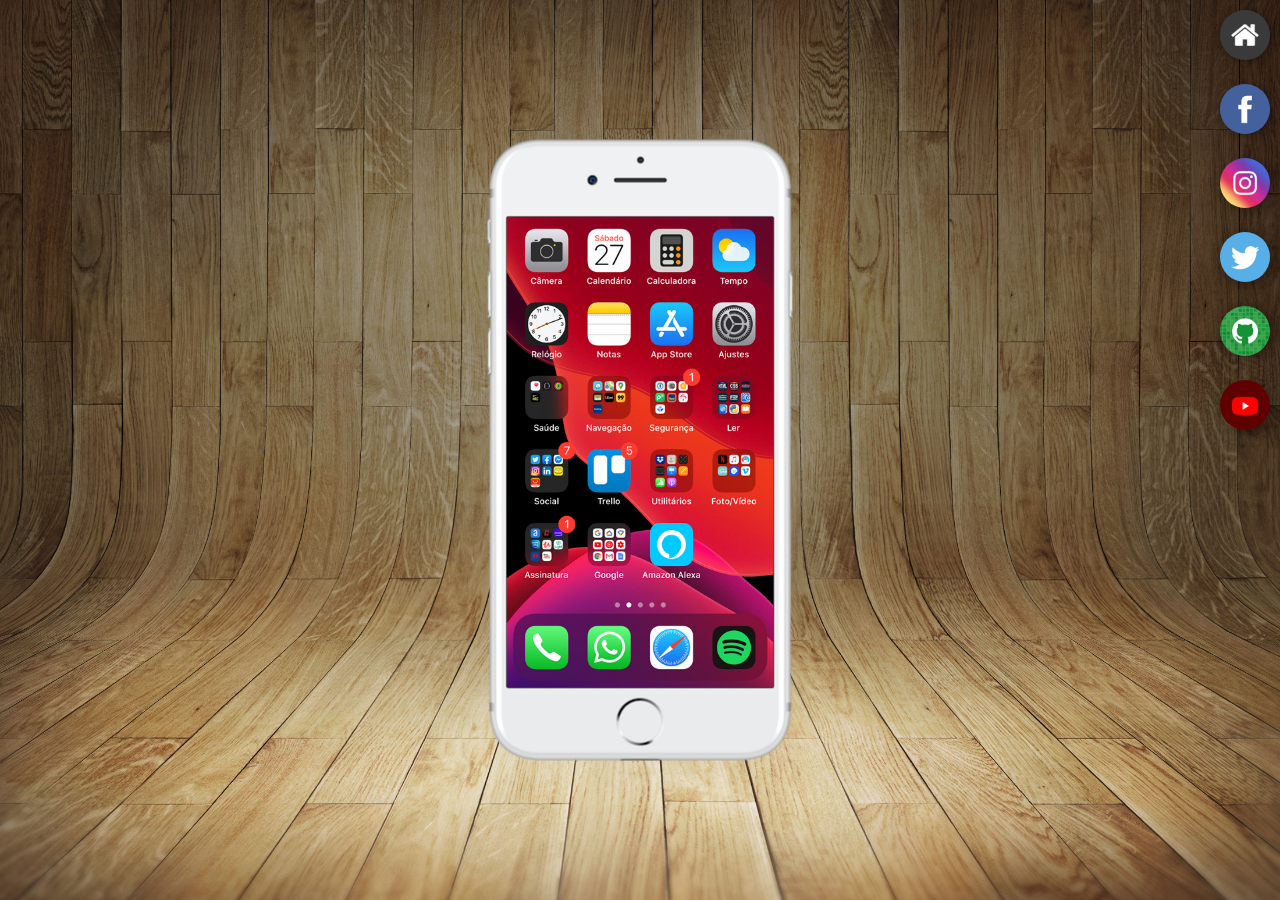
<file: index.html>
<!DOCTYPE html>
<html lang="pt-br">
<head>
    <meta charset="UTF-8">
    <meta http-equiv="X-UA-Compatible" content="IE=edge">
    <meta name="viewport" content="width=device-width, initial-scale=1.0">
    <link rel="shortcut icon" href="favicon.ico" type="image/x-icon">
    <link rel="stylesheet" href="estilo/style.css">
    <title>Document</title>
</head>
<body>
    <main>
        <section id="telefone">
            <iframe src="home.html" frameborder="0" id="tela" name="tela"></iframe>
        </section>
        <section id="redes">
            <a href="home.html" target="tela"><img src="imagens/logo-home.jpg" alt=""></a><br>

            <a href="pagredes-sociais/facebook.html" target="tela"><img src="imagens/logo-facebook.jpg" alt=""></a><br>

            <a href="pagredes-sociais/instagram.html" target="tela"><img src="imagens/logo-instagram.jpg" alt=""></a><br>

            <a href="pagredes-sociais/twitter.html" target="tela"><img src="imagens/logo-twitter.jpg" alt=""></a><br>

            <a href="pagredes-sociais/github.html" target="tela"><img src="imagens/logo-github.jpg" alt=""></a><br>

            <a href="pagredes-sociais/youtube.html" target="tela"><img src="imagens/logo-youtube.jpg" alt=""></a><br>
        </section>
    </main>
</body>
</html>
</file>
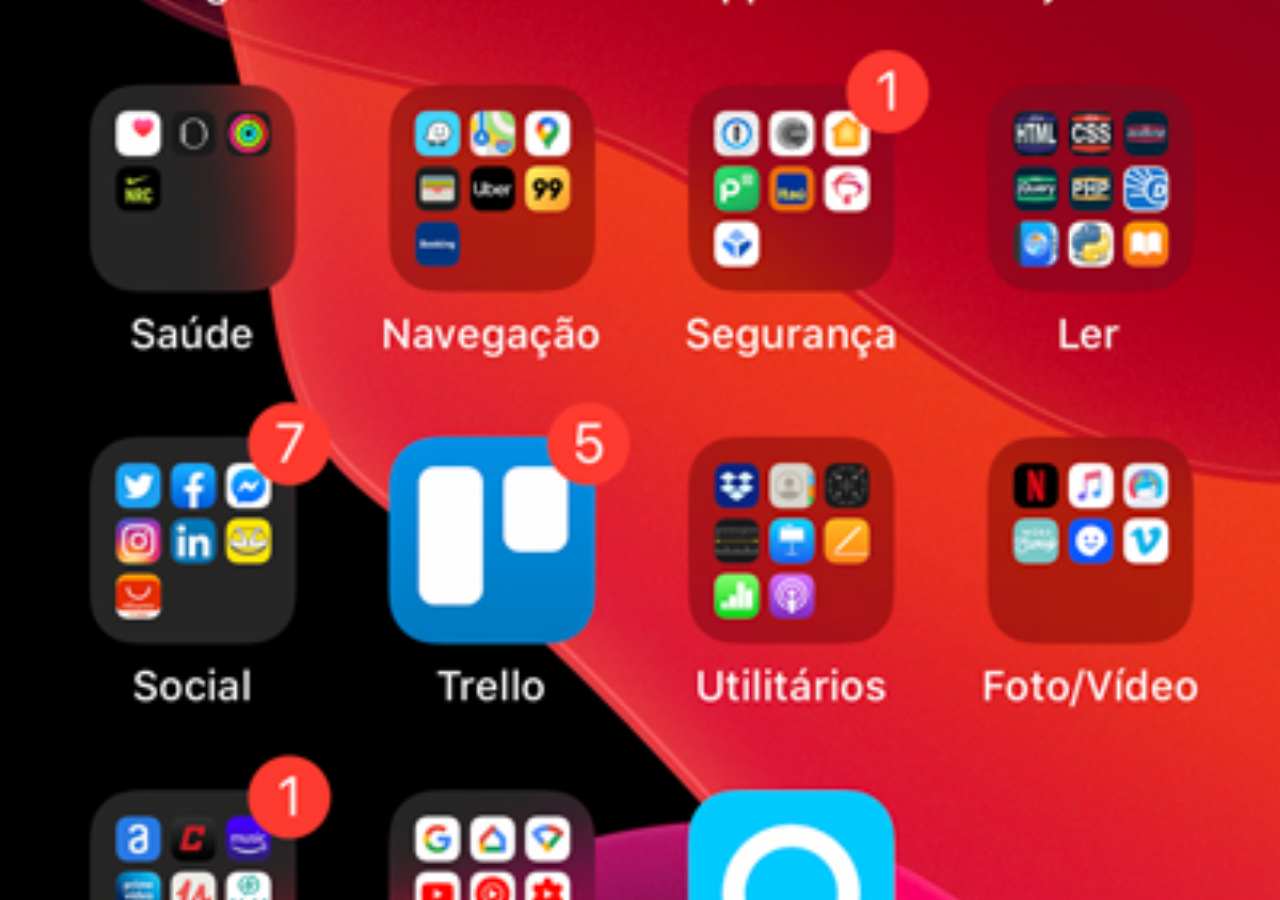
<file: home.html>
<!DOCTYPE html>
<html lang="pt-br">
<head>
    <meta charset="UTF-8">
    <meta http-equiv="X-UA-Compatible" content="IE=edge">
    <meta name="viewport" content="width=device-width, initial-scale=1.0">
    <title>Document</title>
    <style>
        *{
            margin: 0;
            padding: 0;
        }

        body{
            width: 100vw;
            height: 100vh;
            background: url(imagens/tela-home.jpg) no-repeat center;
            background-size: cover;
        }
    </style>
</head>
<body>
    
</body>
</html>
</file>
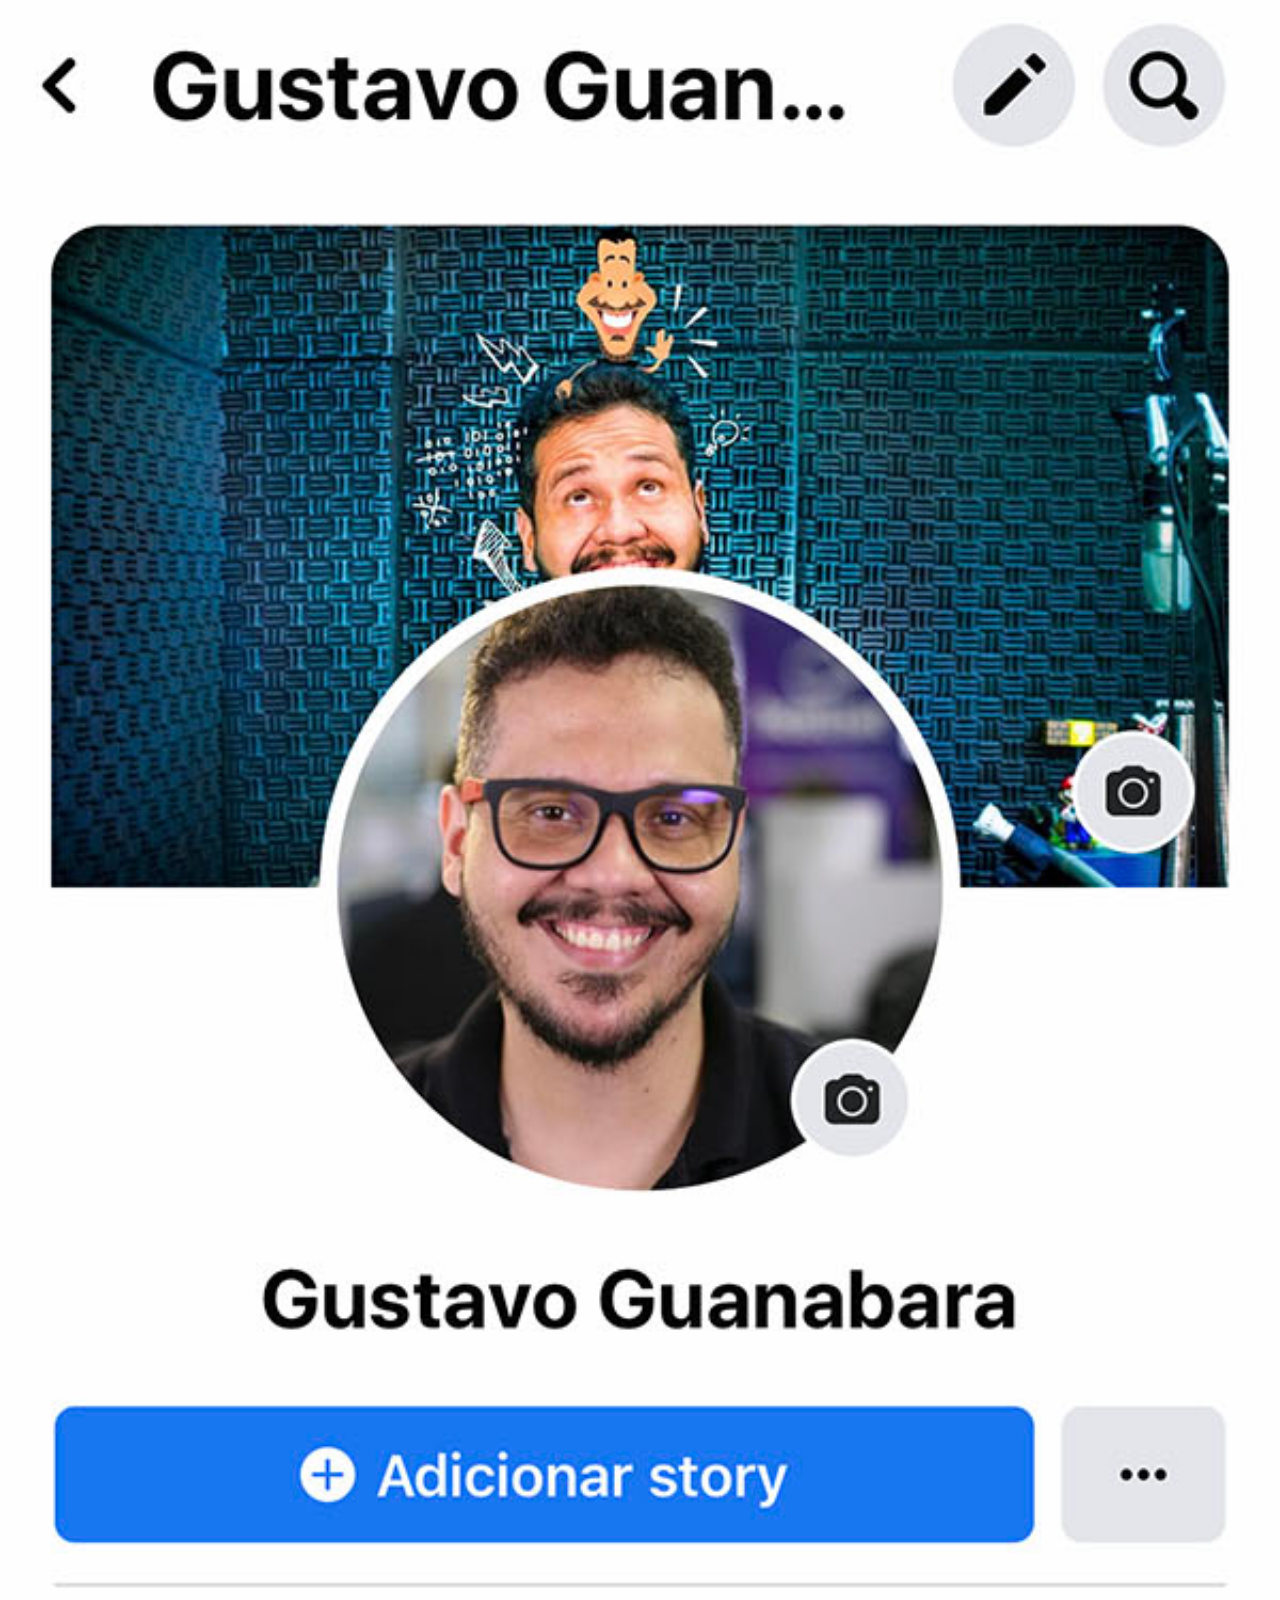
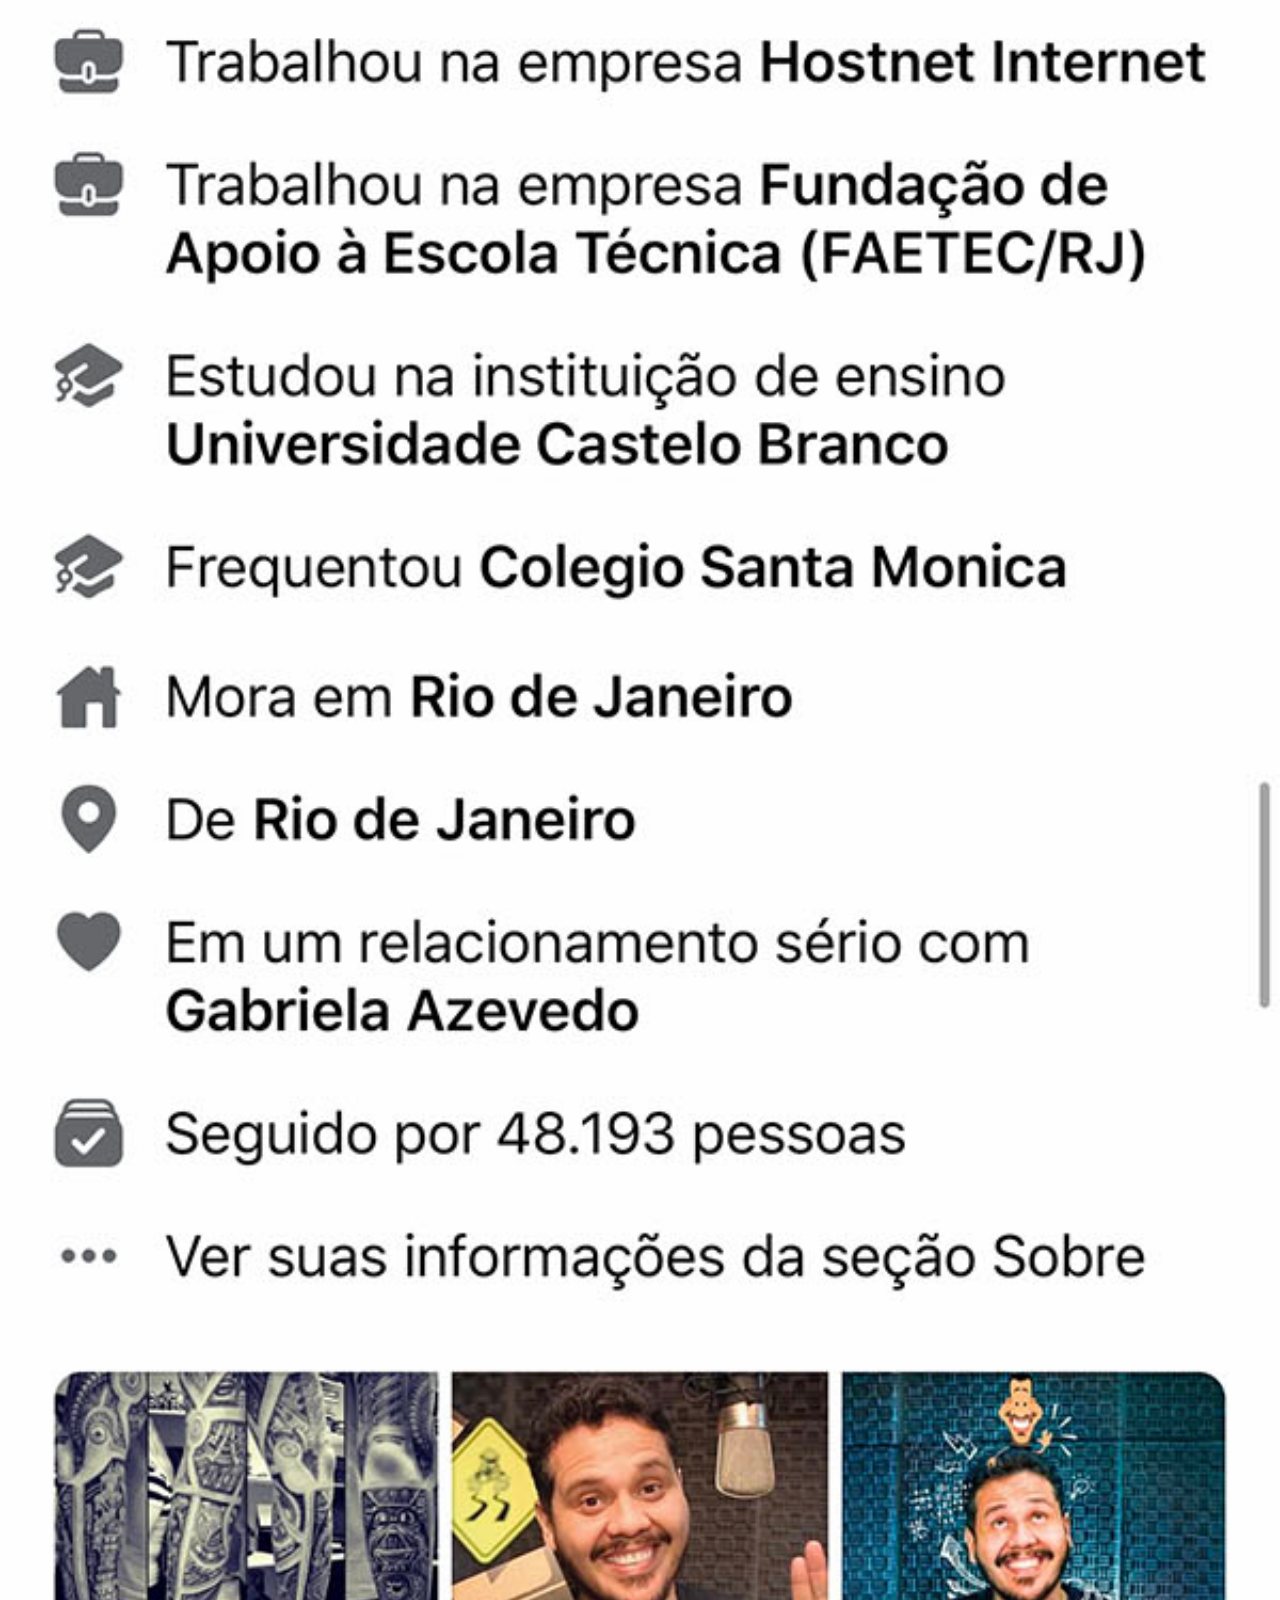
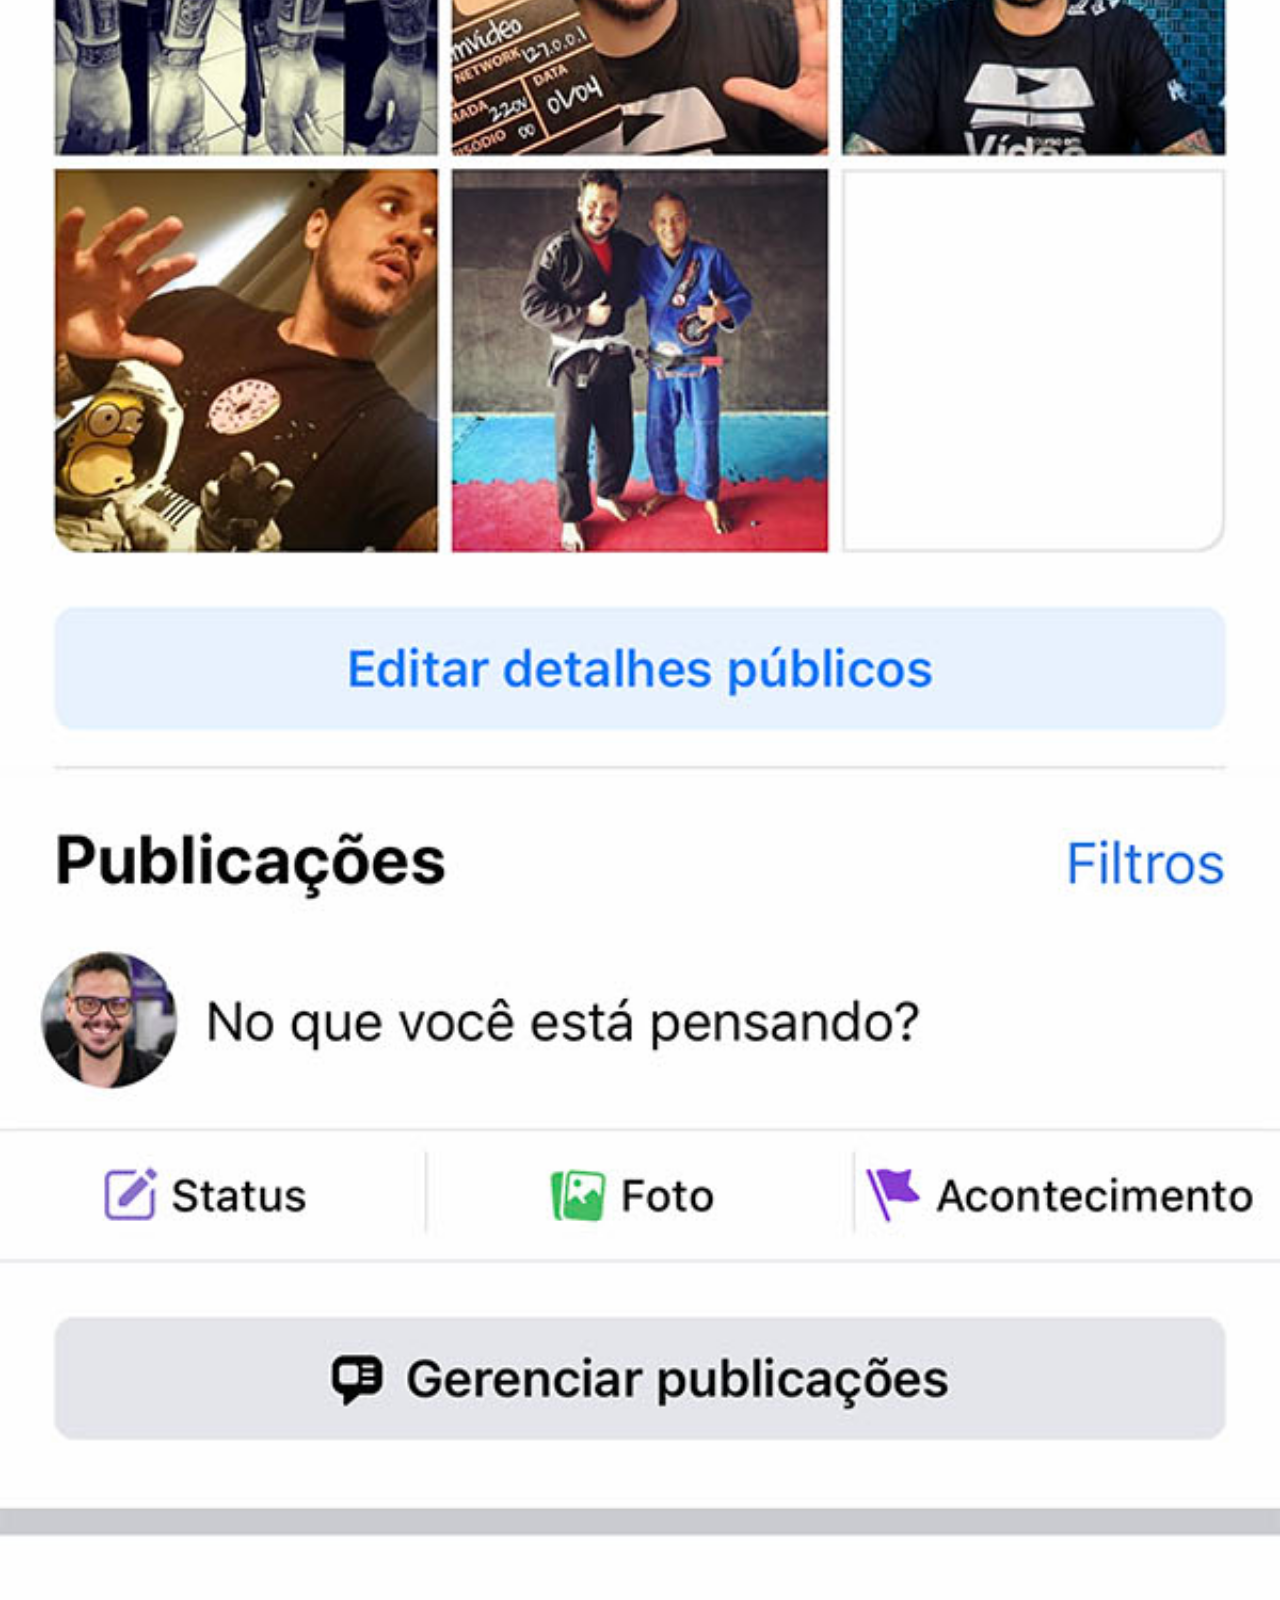
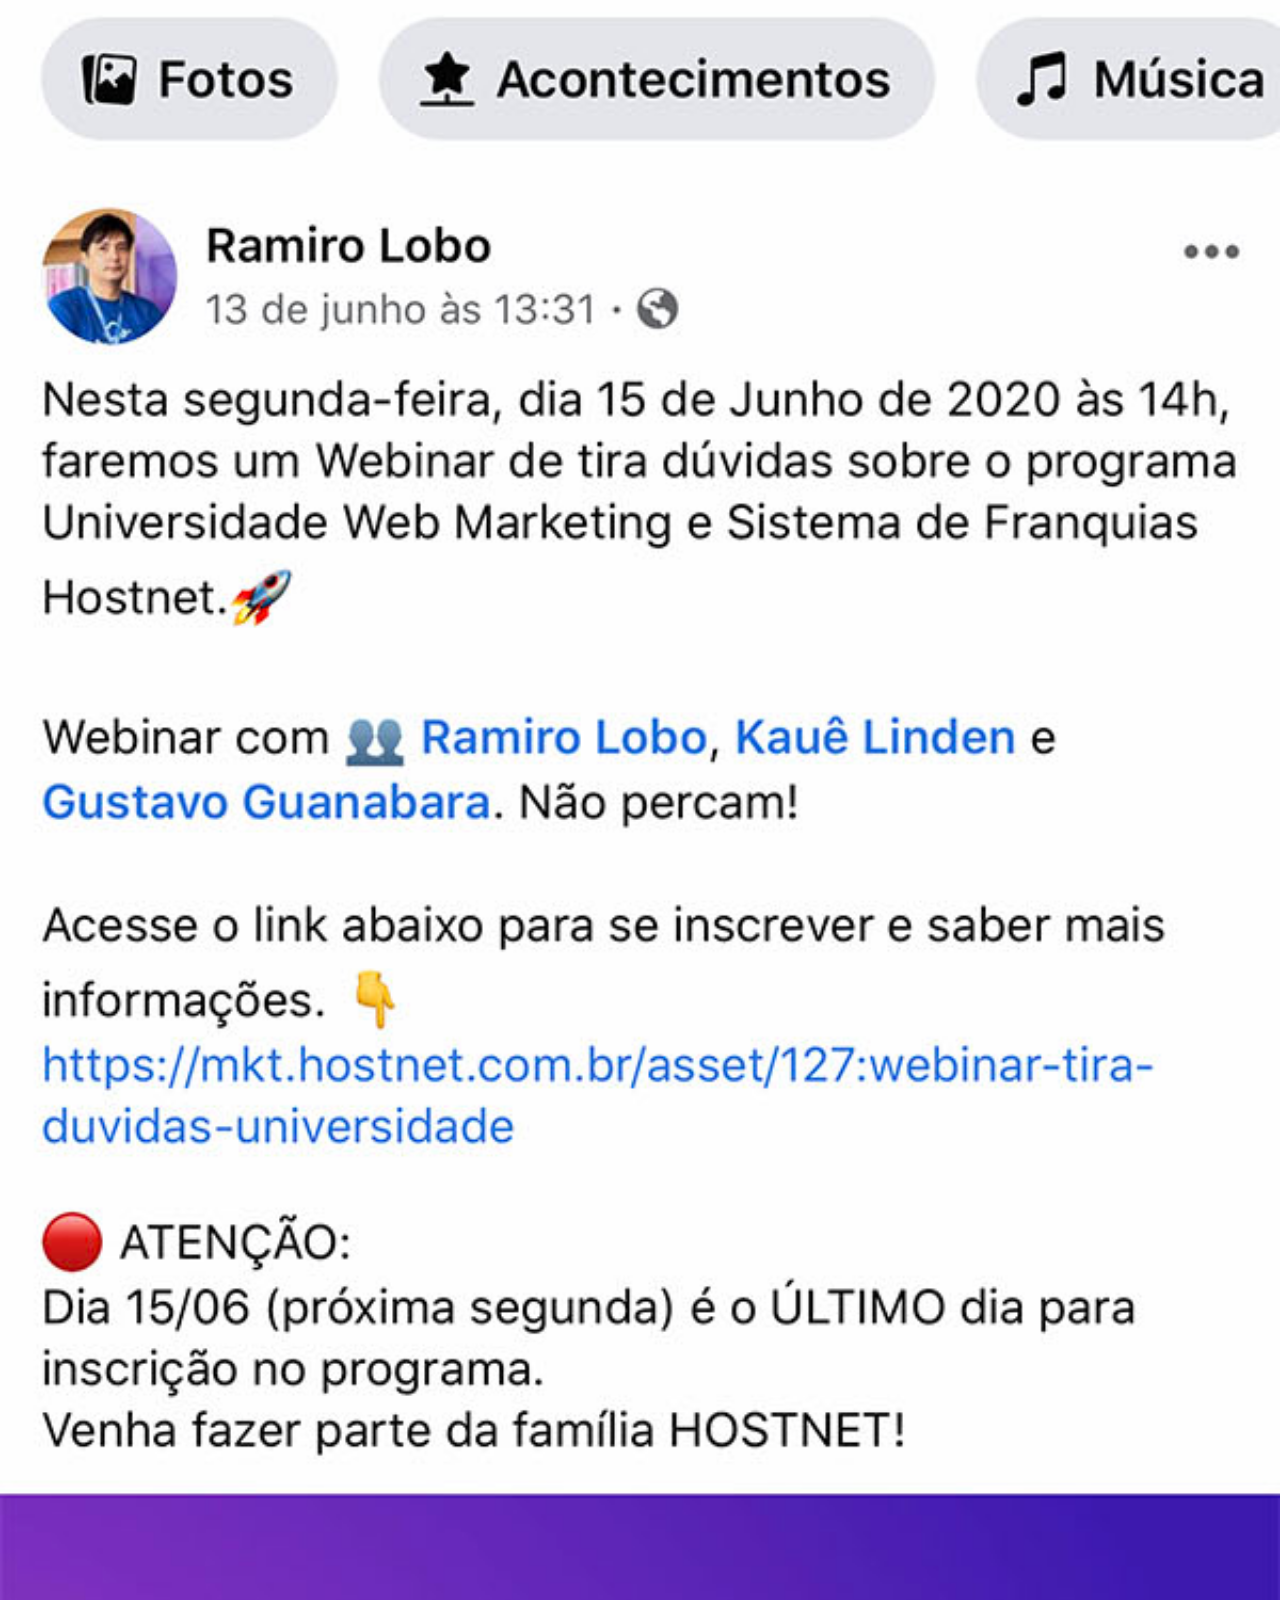
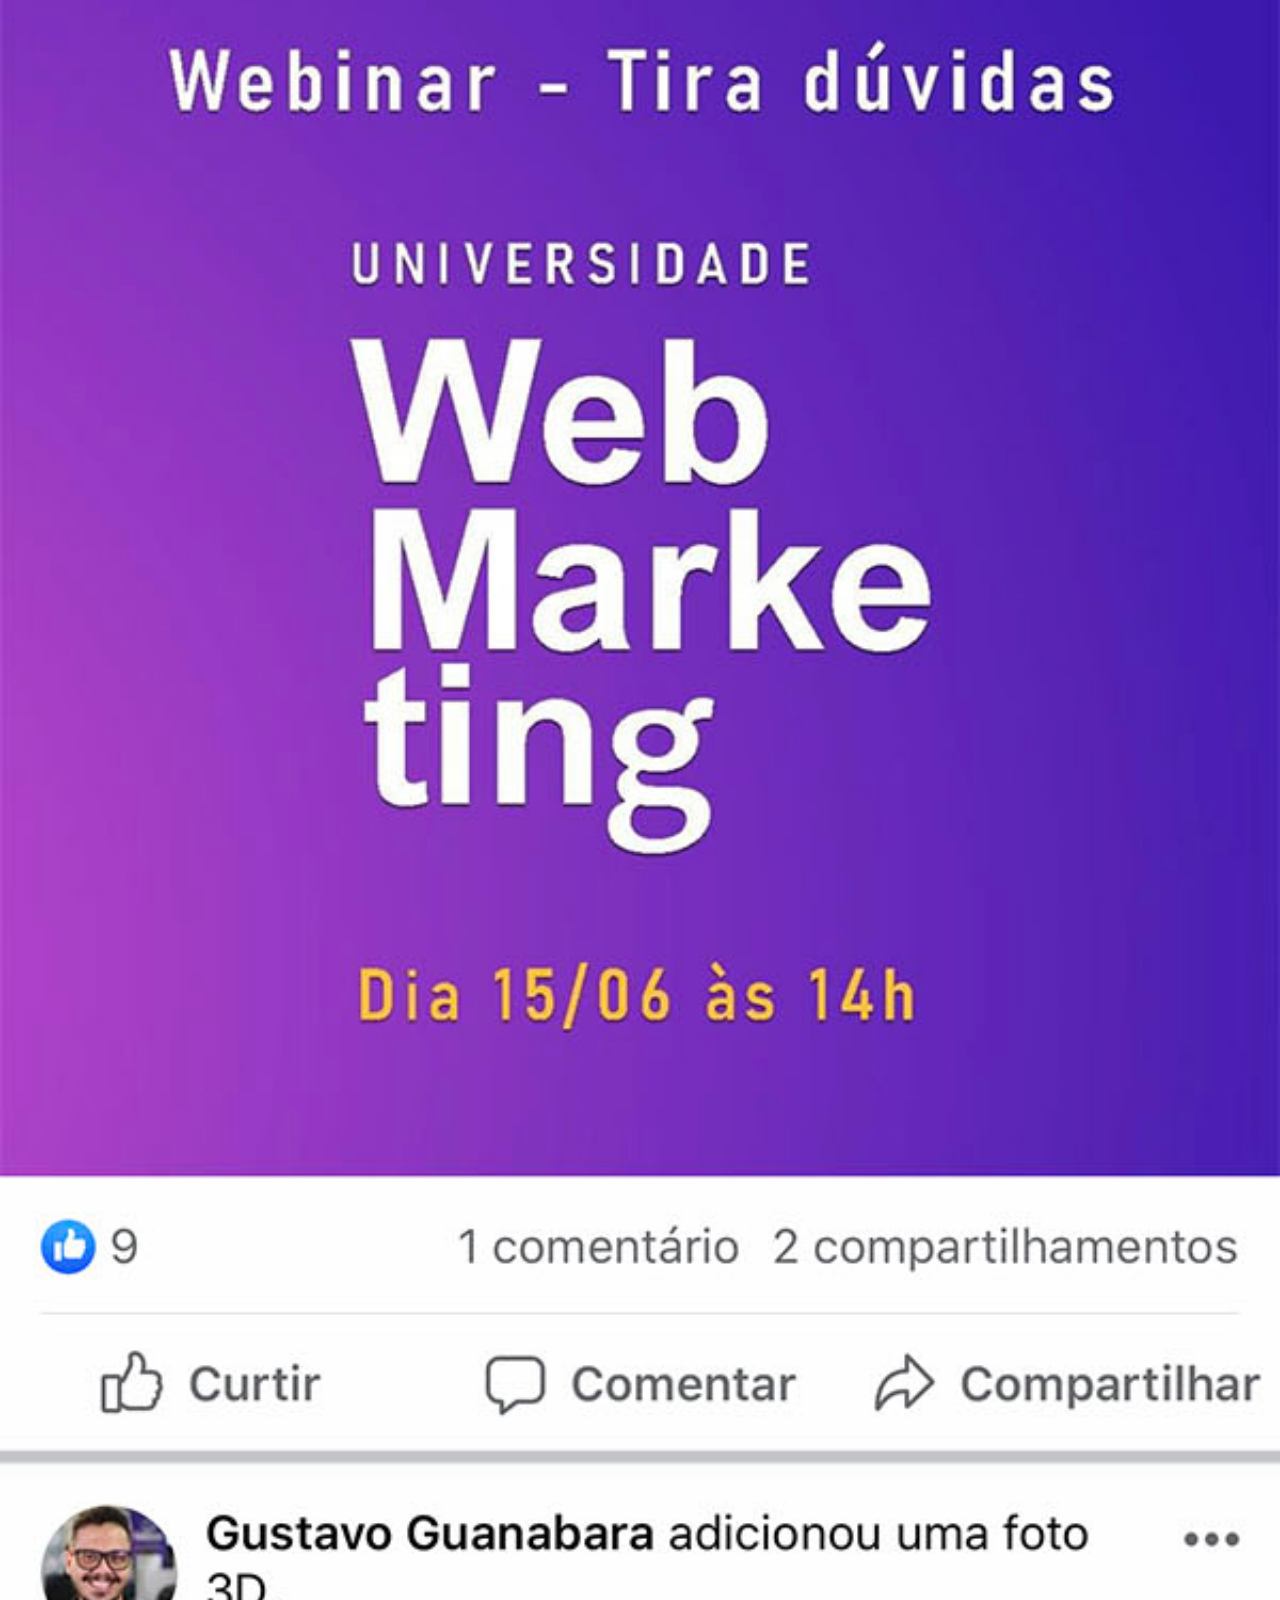
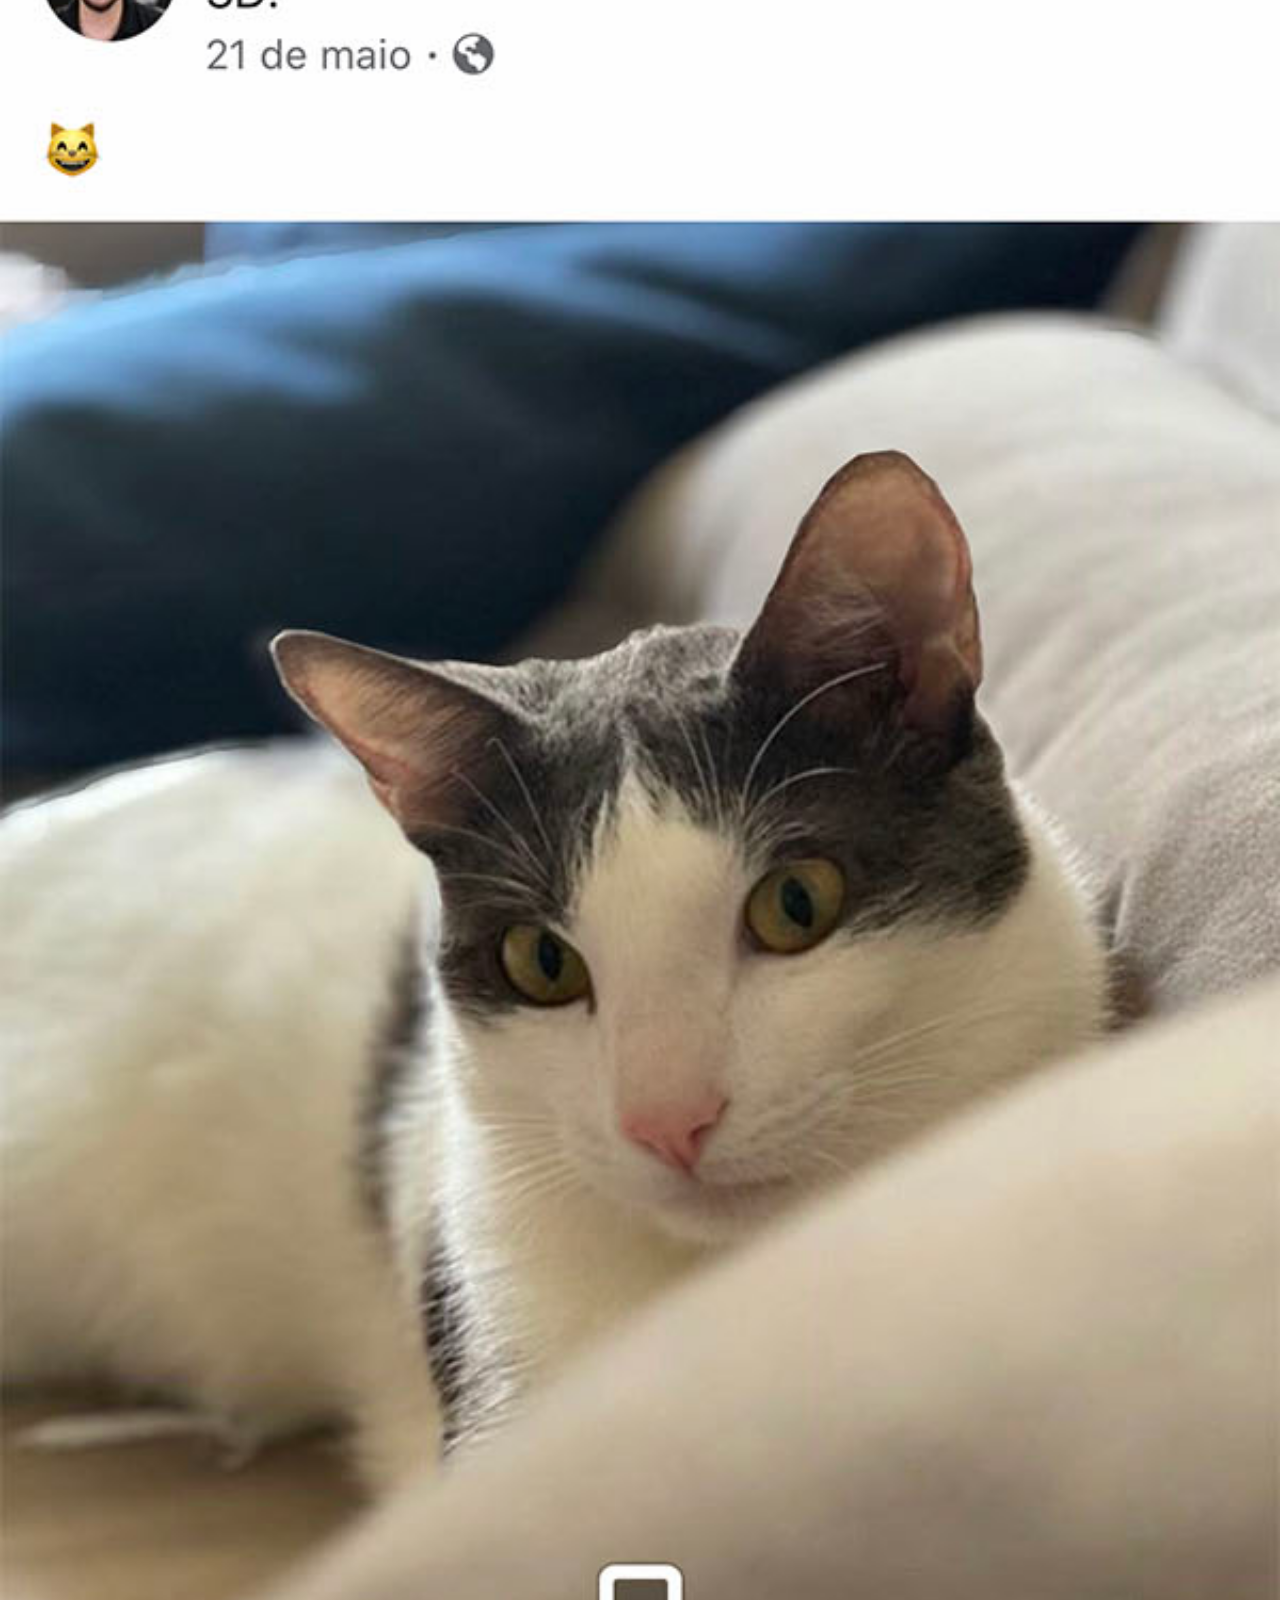
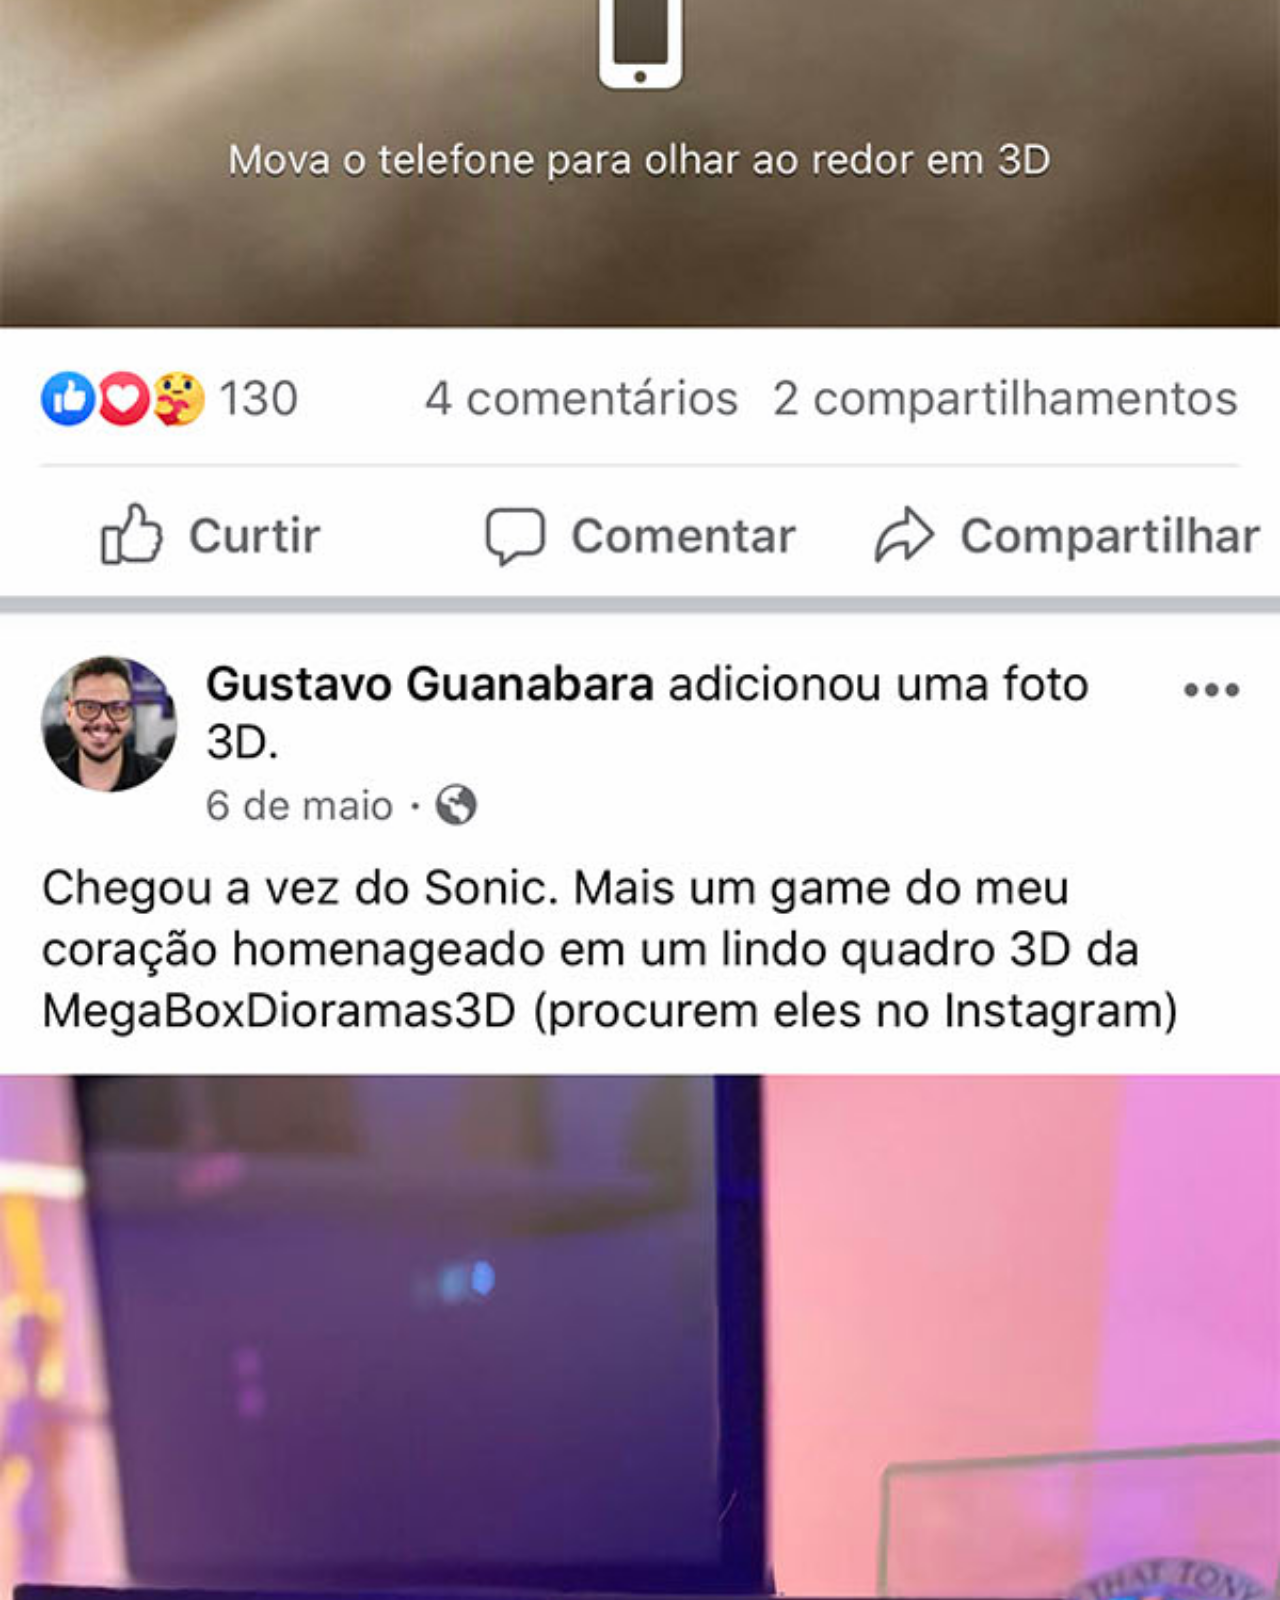
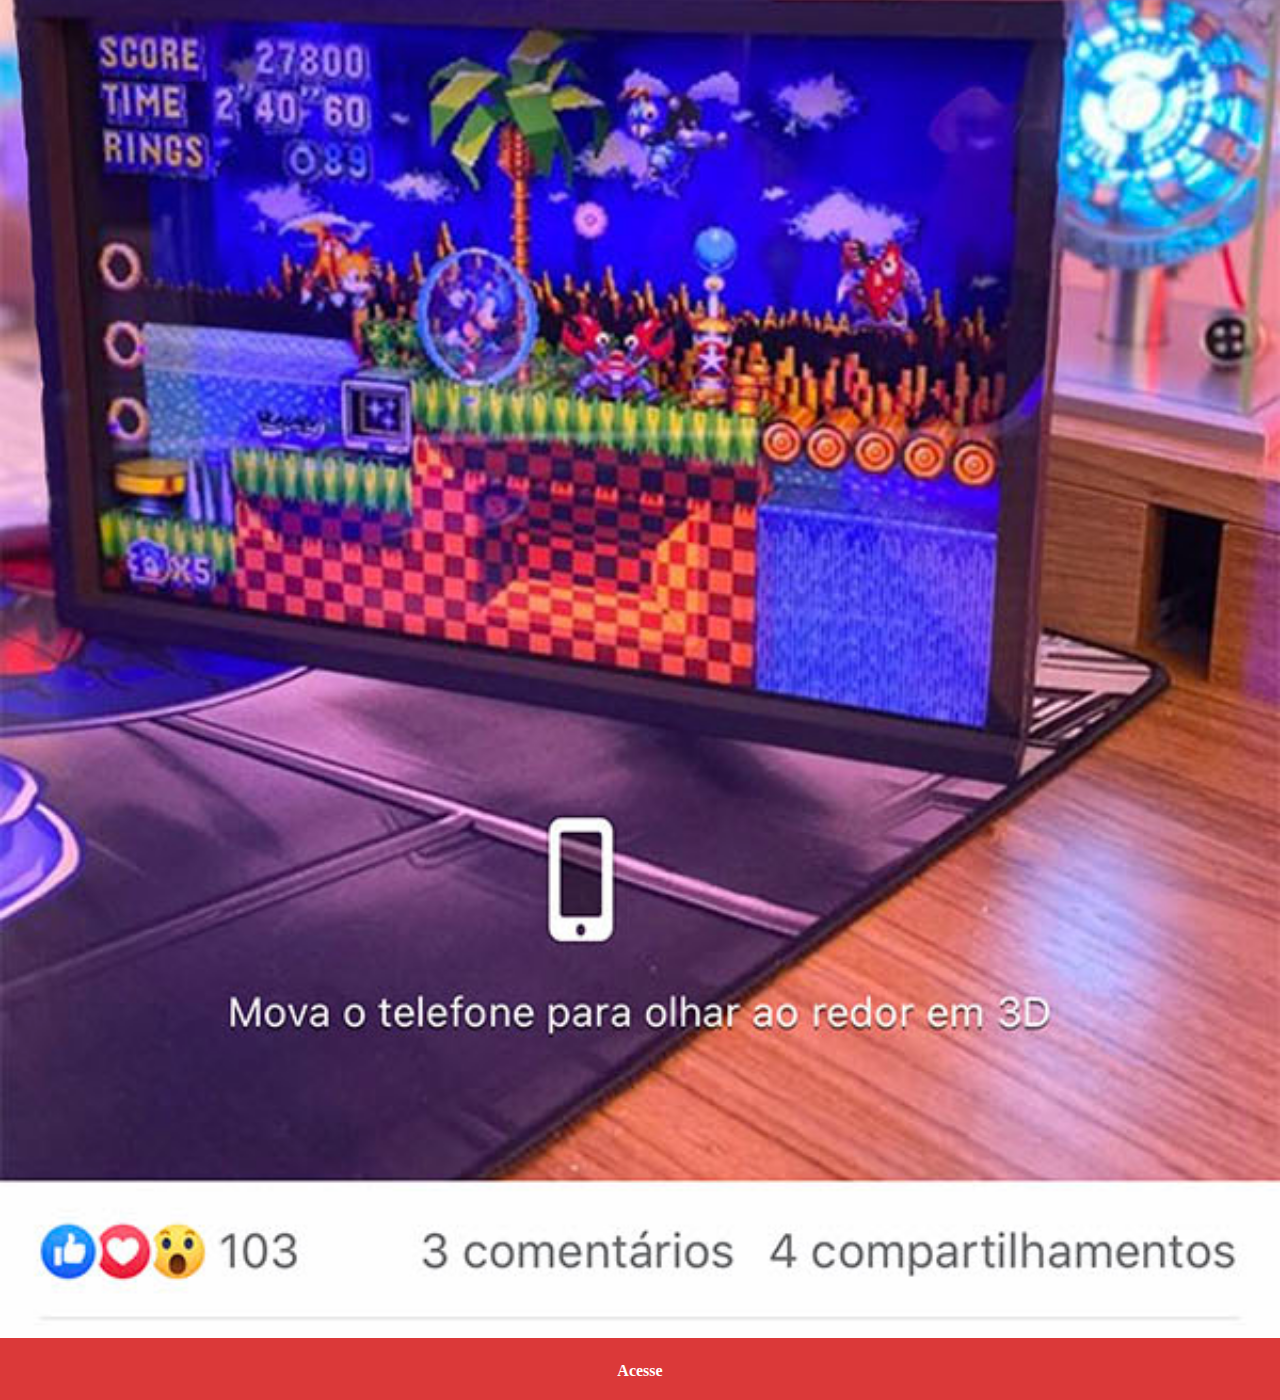
<file: pagredes-sociais/facebook.html>
<!DOCTYPE html>
<html lang="pt-br">
<head>
    <meta charset="UTF-8">
    <meta http-equiv="X-UA-Compatible" content="IE=edge">
    <meta name="viewport" content="width=device-width, initial-scale=1.0">
    <title>Document</title>
    <link rel="stylesheet" href="../estilo/social.css">
</head>
<body>
    <img src="../imagens/tela-facebook.jpg" alt="">
    <a href="https://www.facebook.com" target="_blank">Acesse</a>
</body>
</html>
</file>
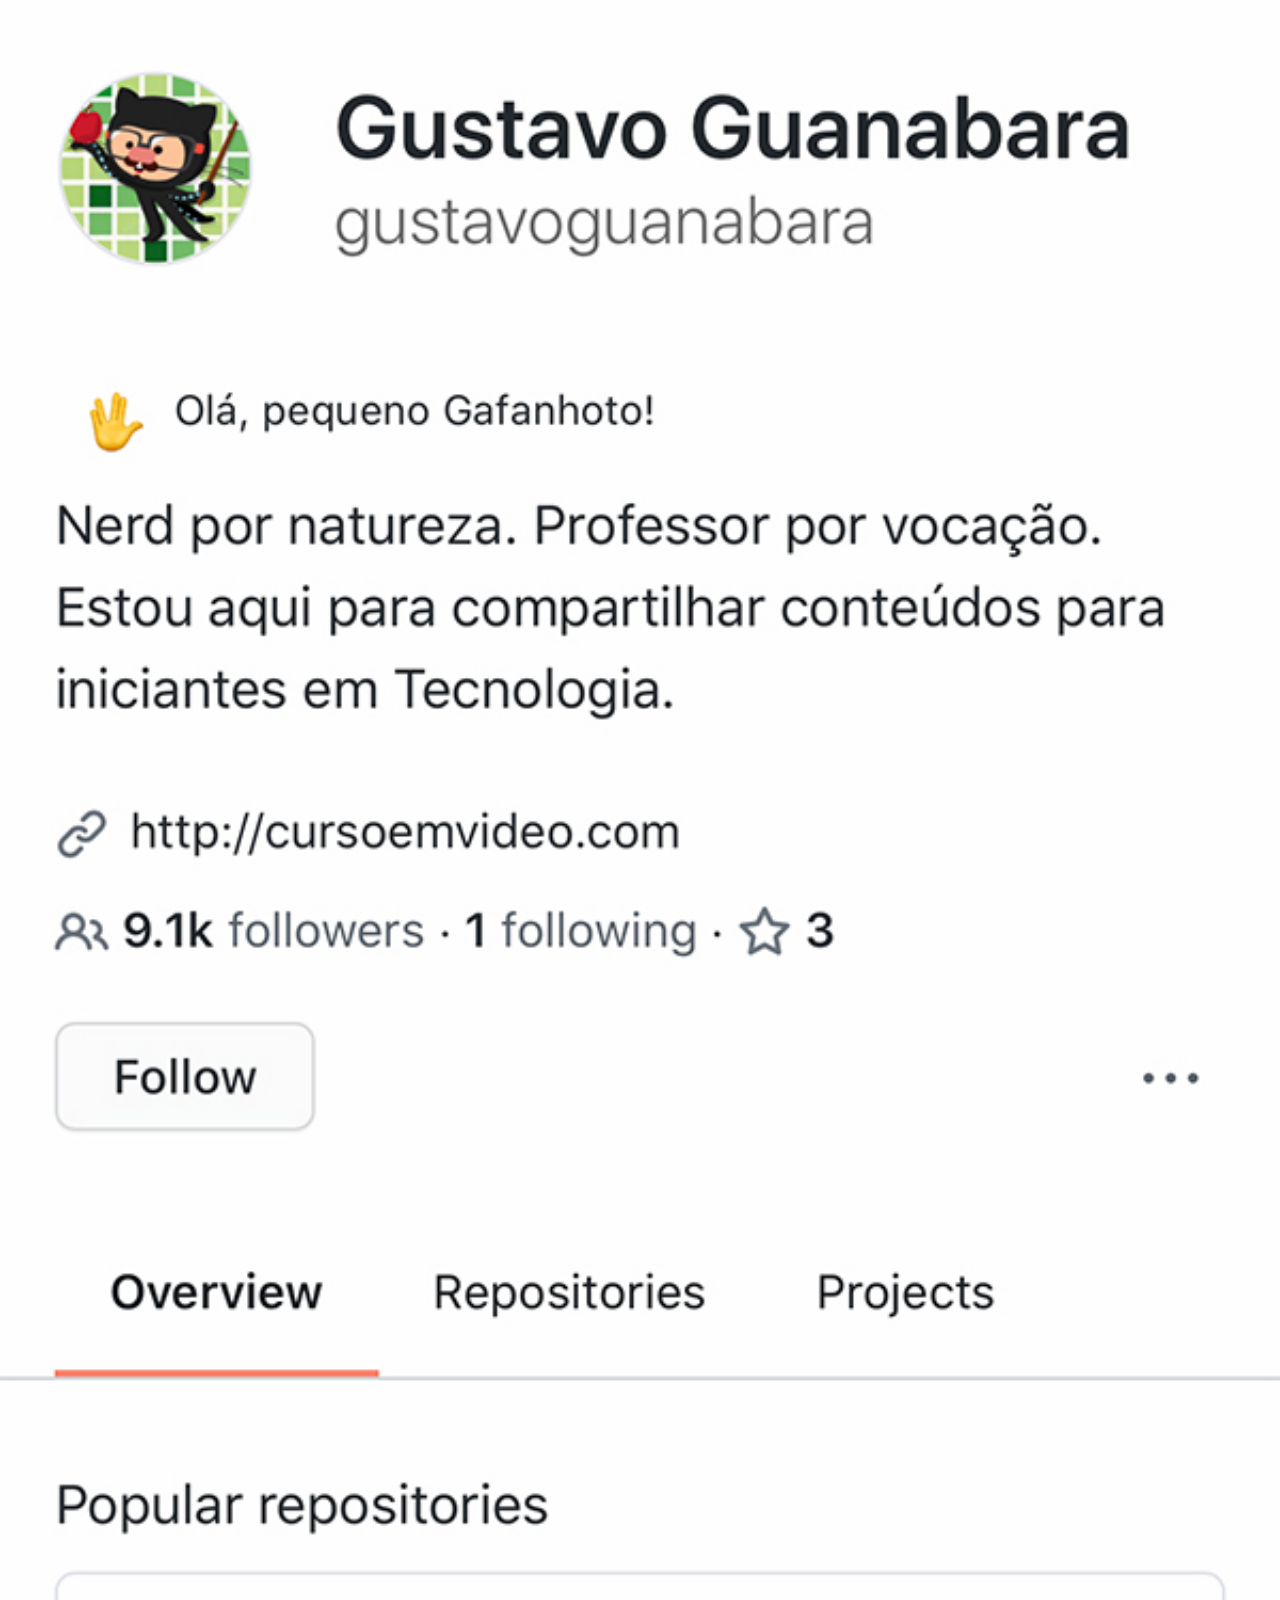
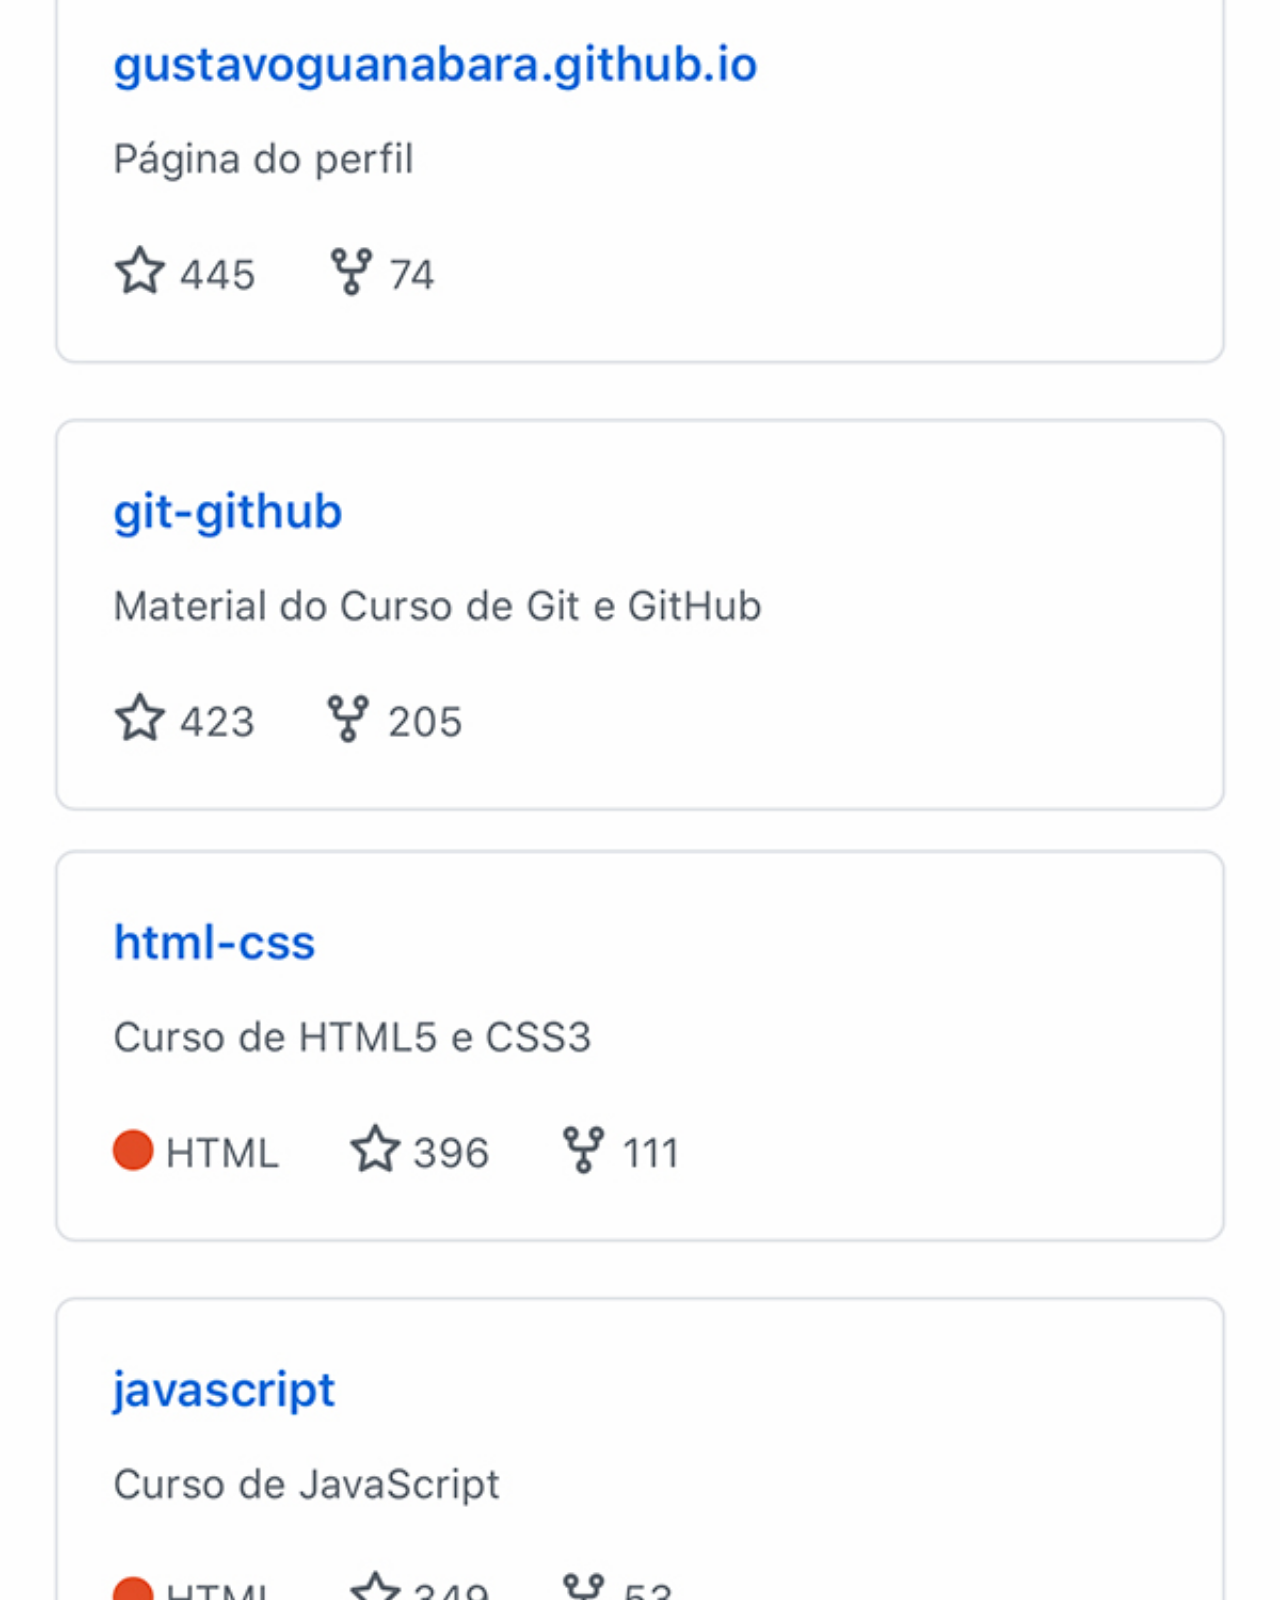
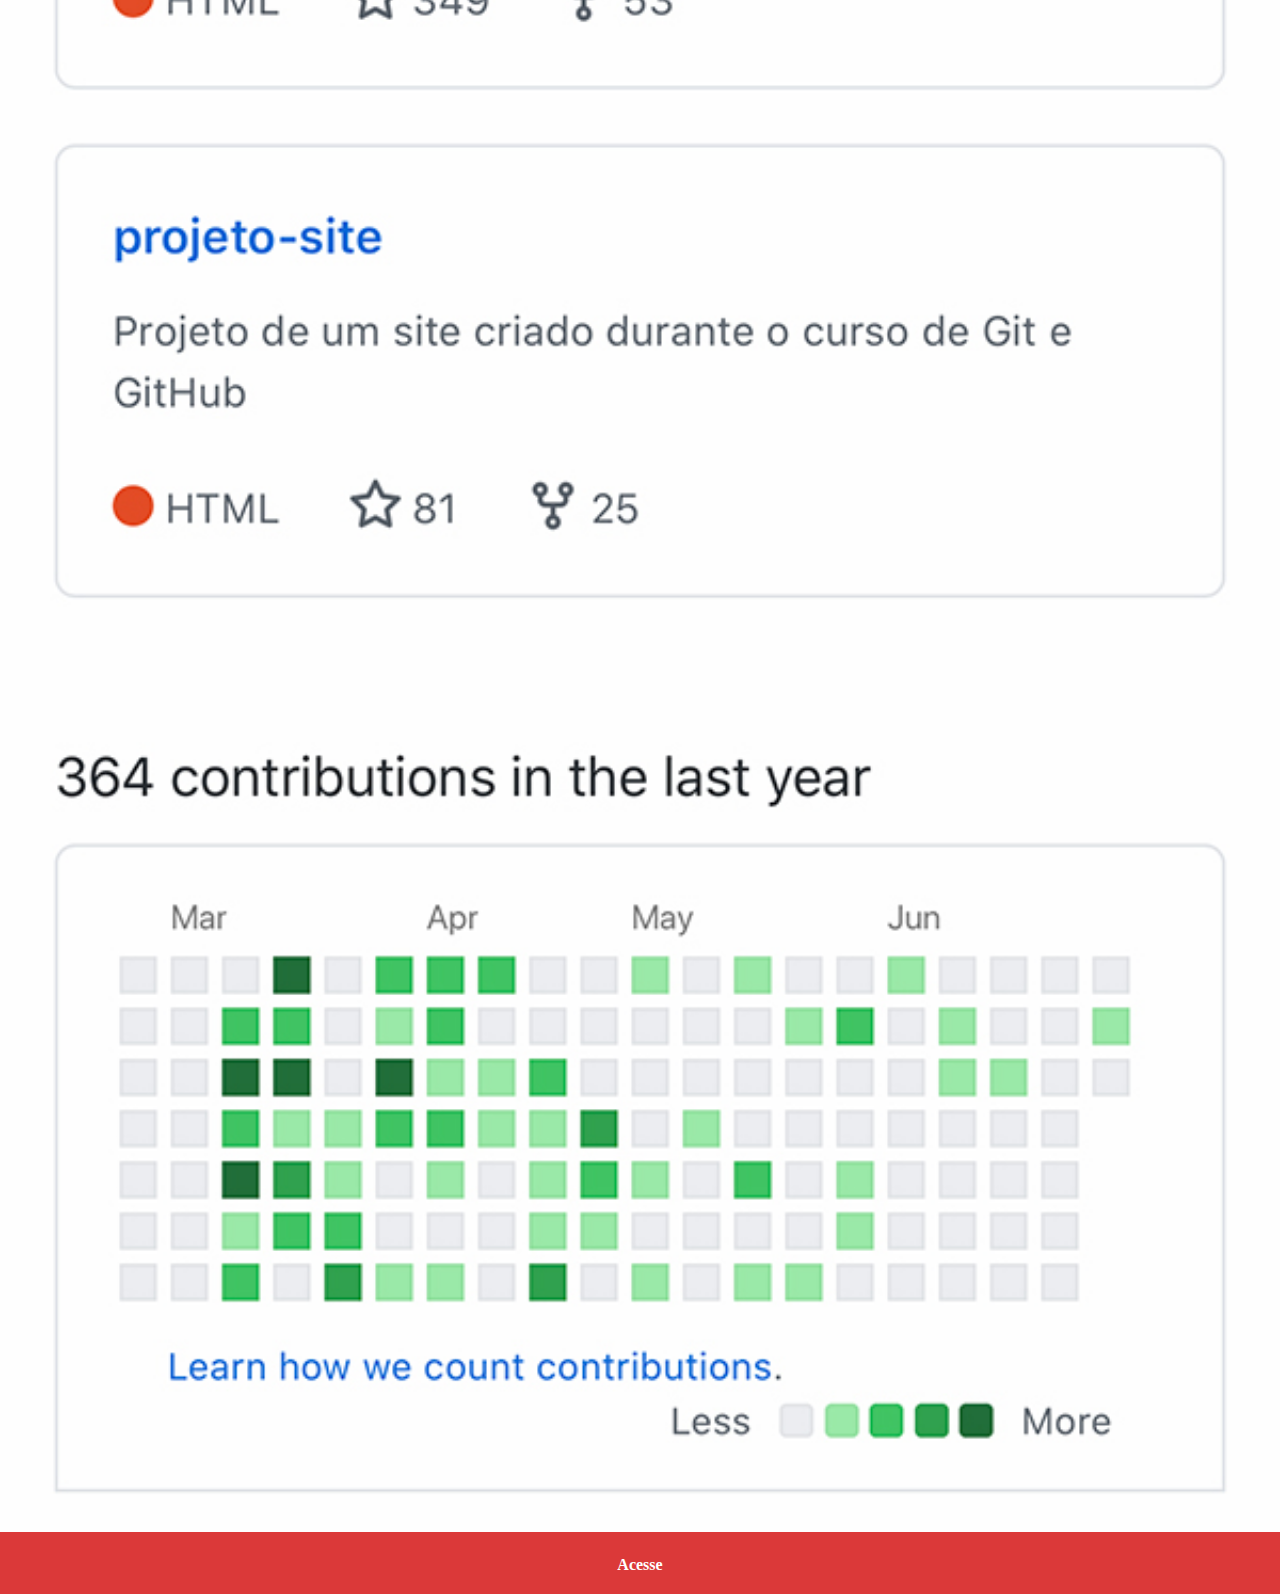
<file: pagredes-sociais/github.html>
<!DOCTYPE html>
<html lang="pt-br">
<head>
    <meta charset="UTF-8">
    <meta http-equiv="X-UA-Compatible" content="IE=edge">
    <meta name="viewport" content="width=device-width, initial-scale=1.0">
    <title>Document</title>
    <link rel="stylesheet" href="../estilo/social.css">
</head>
<body>
    <img src="../imagens/tela-github.jpg" alt="">
    <a href="https://www.github.com">Acesse</a>
</body>
</html>
</file>
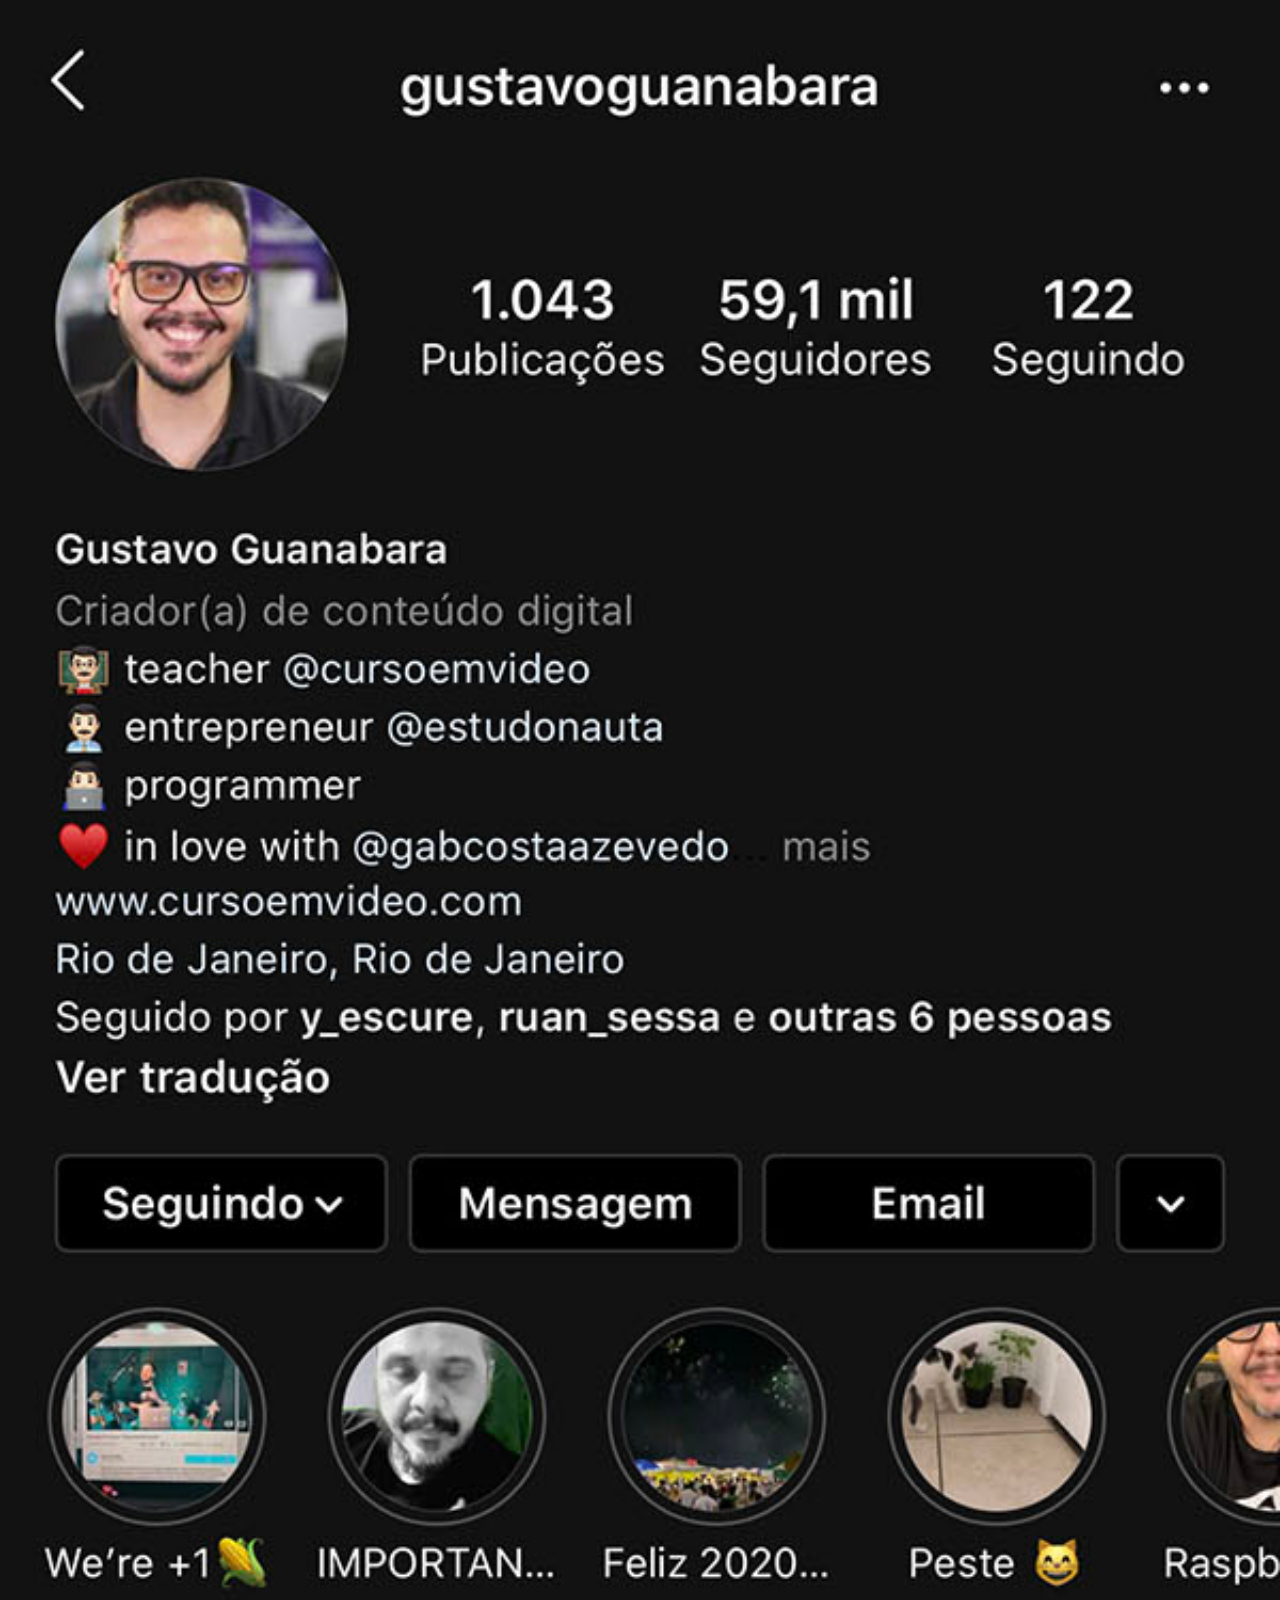
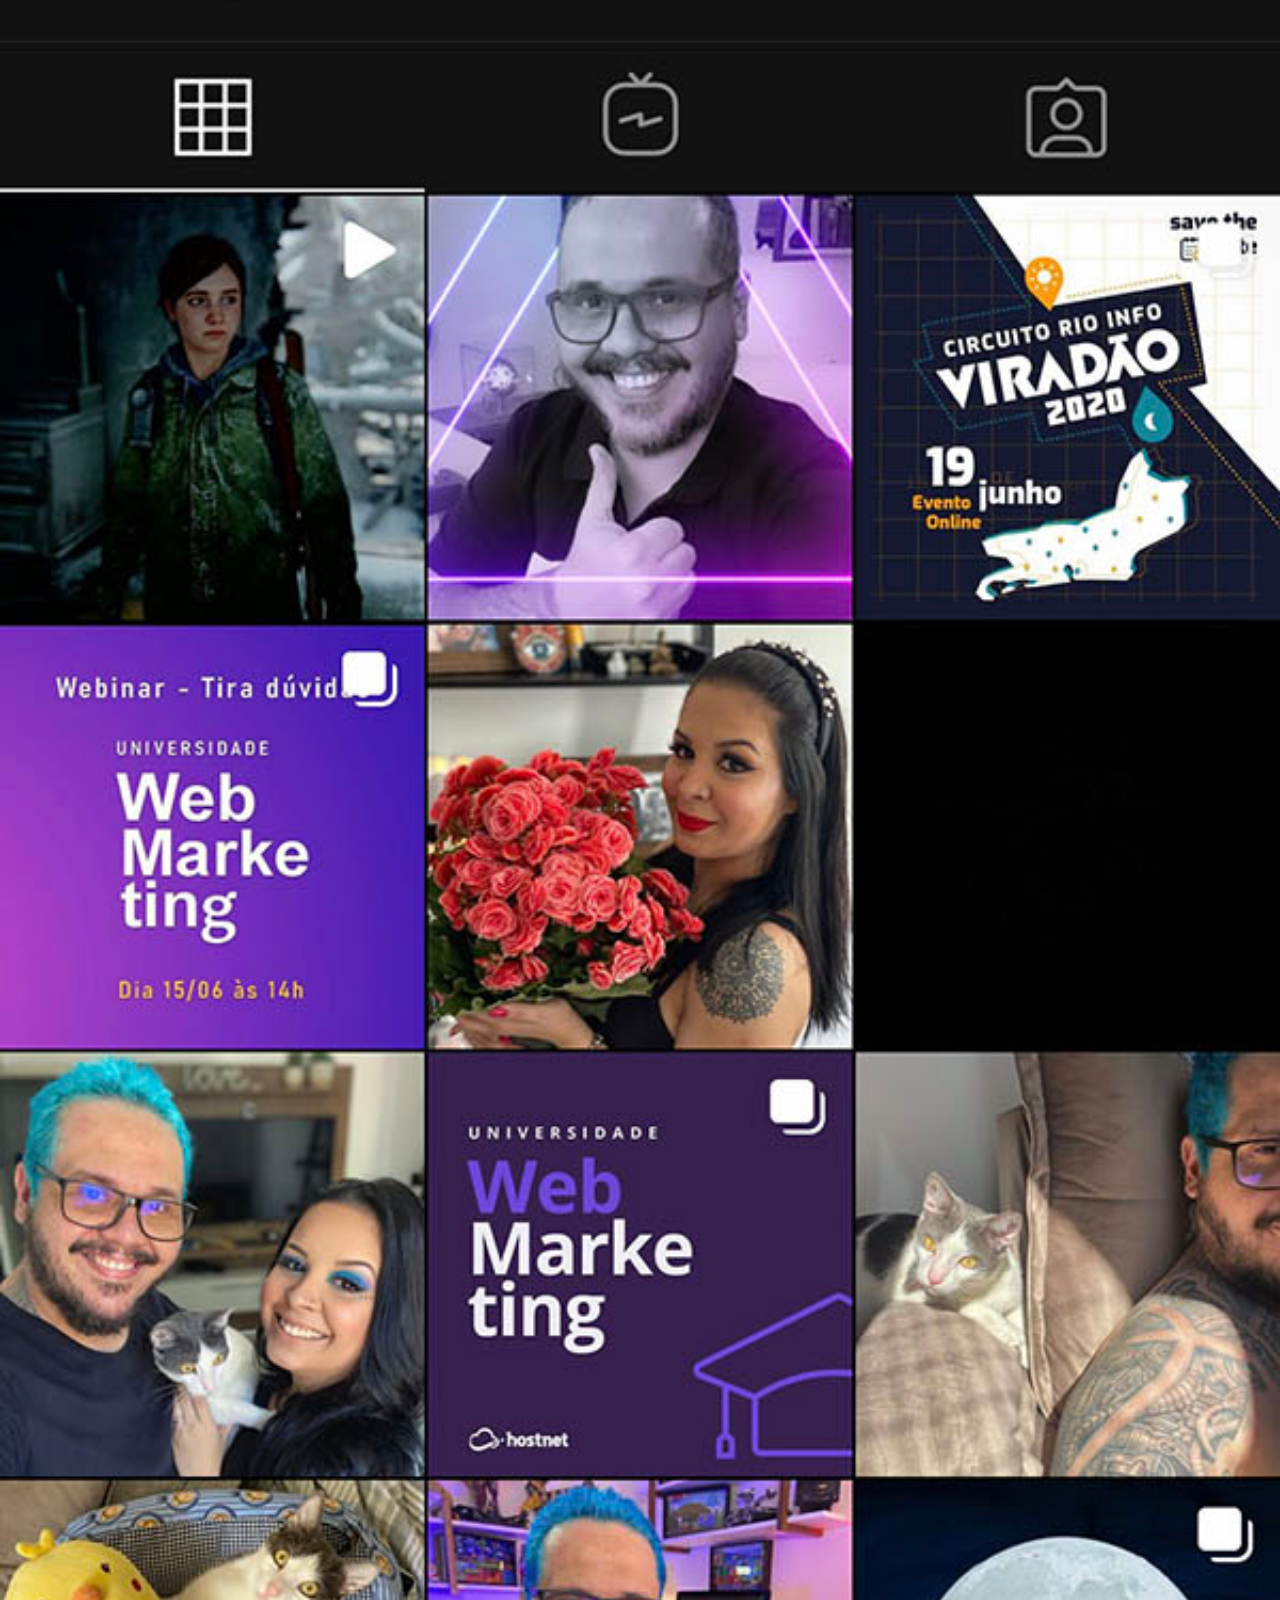
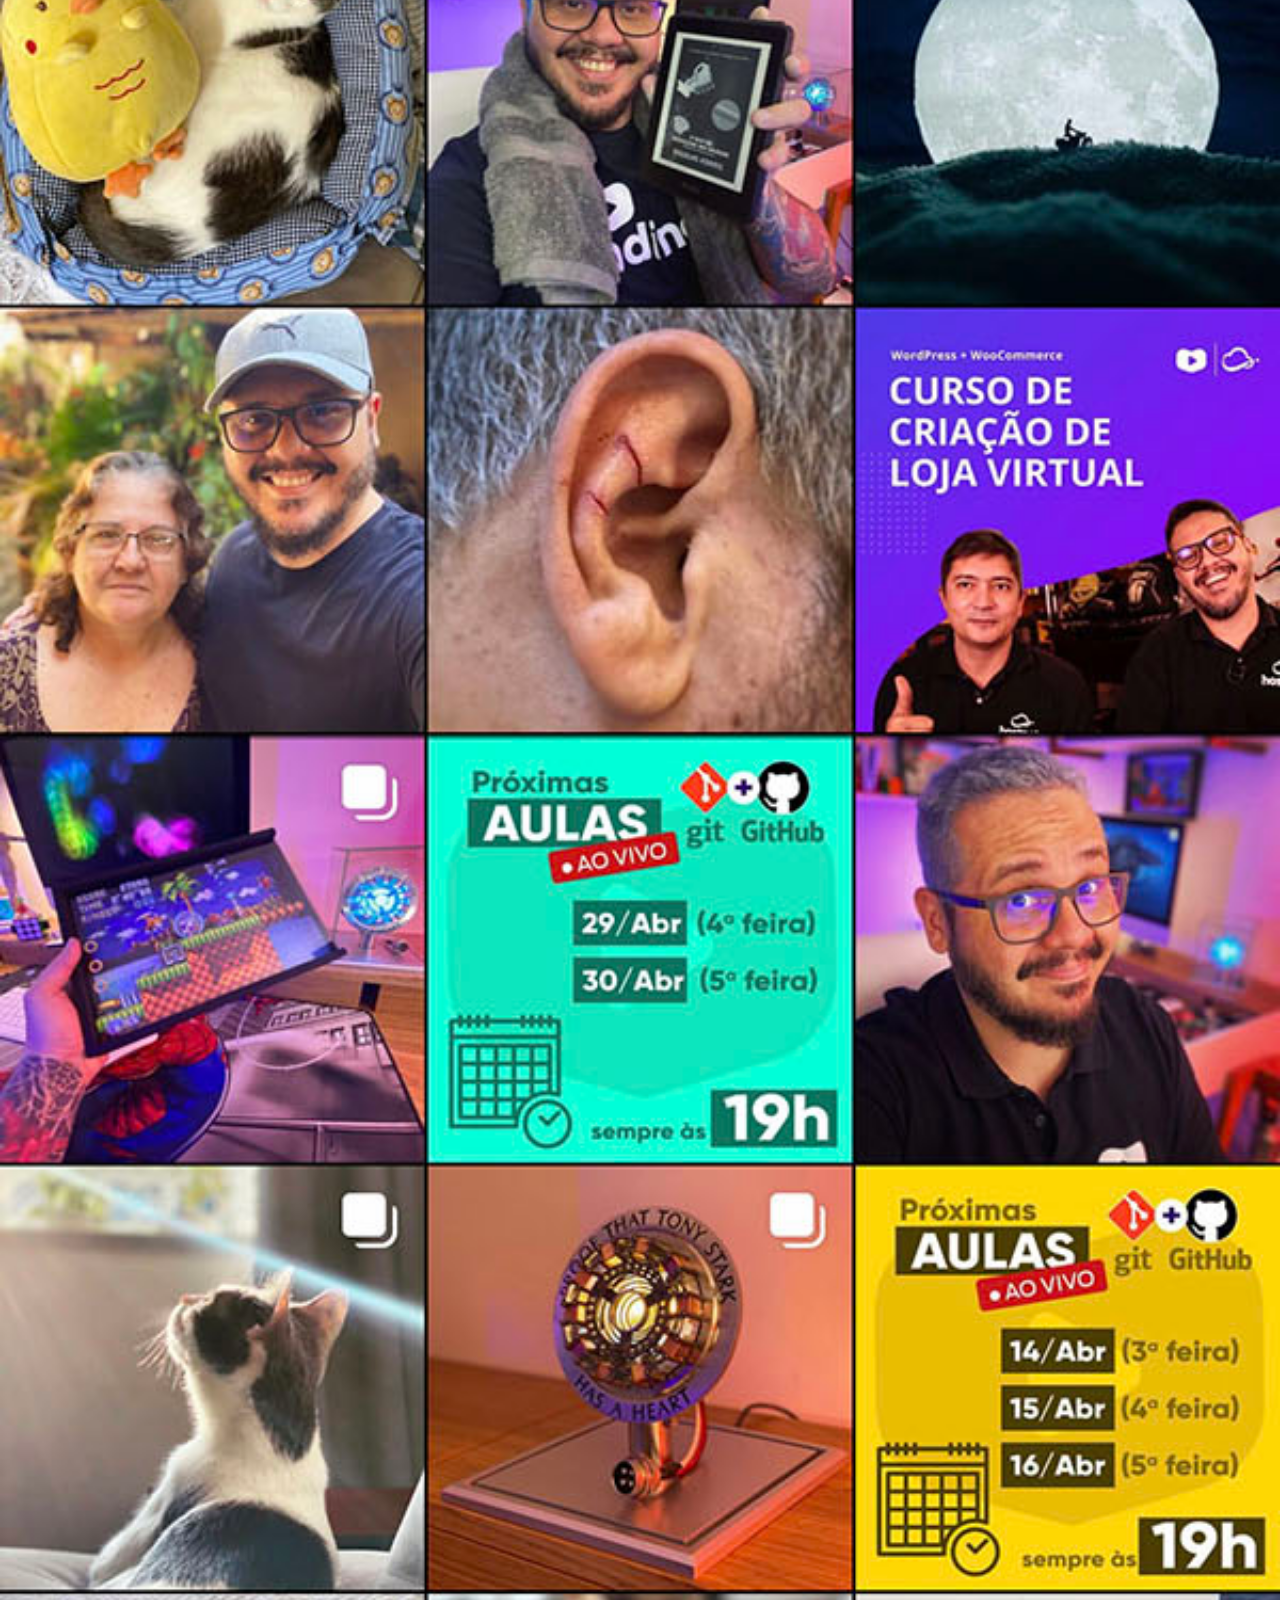
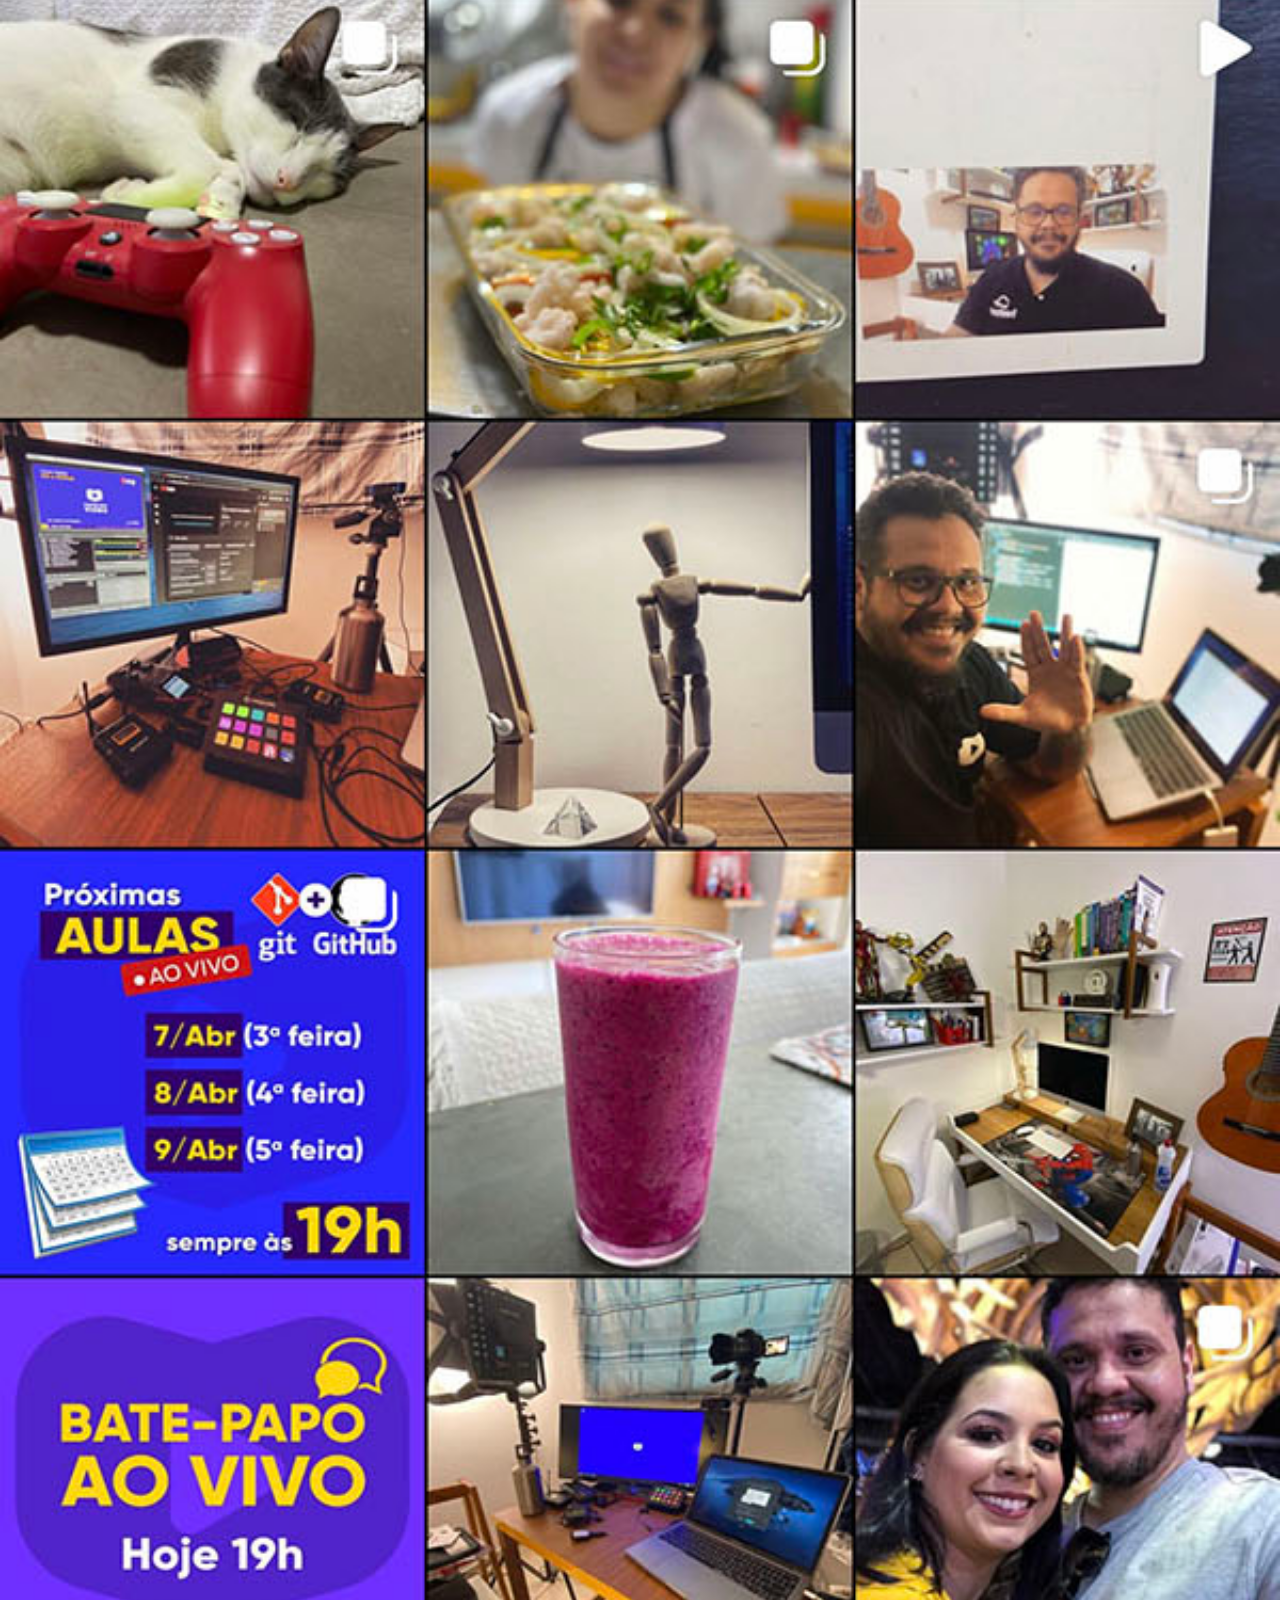
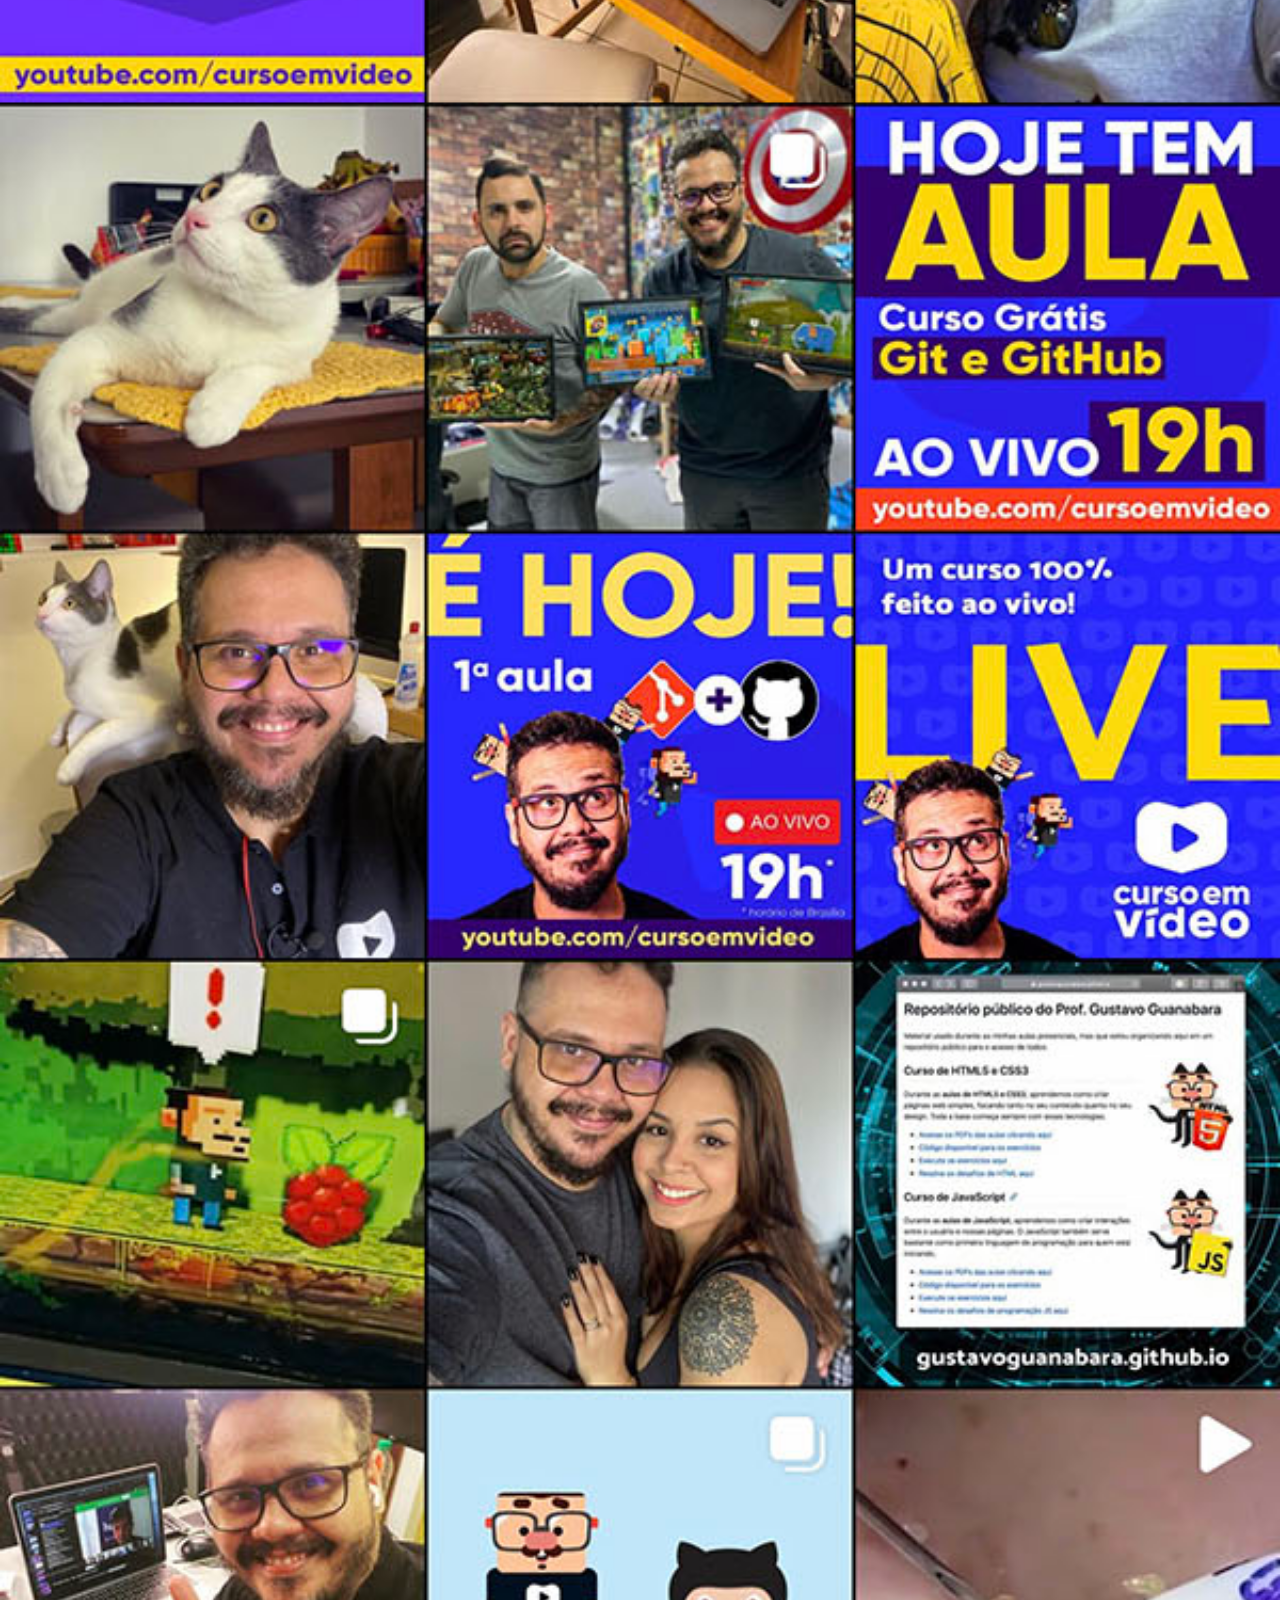
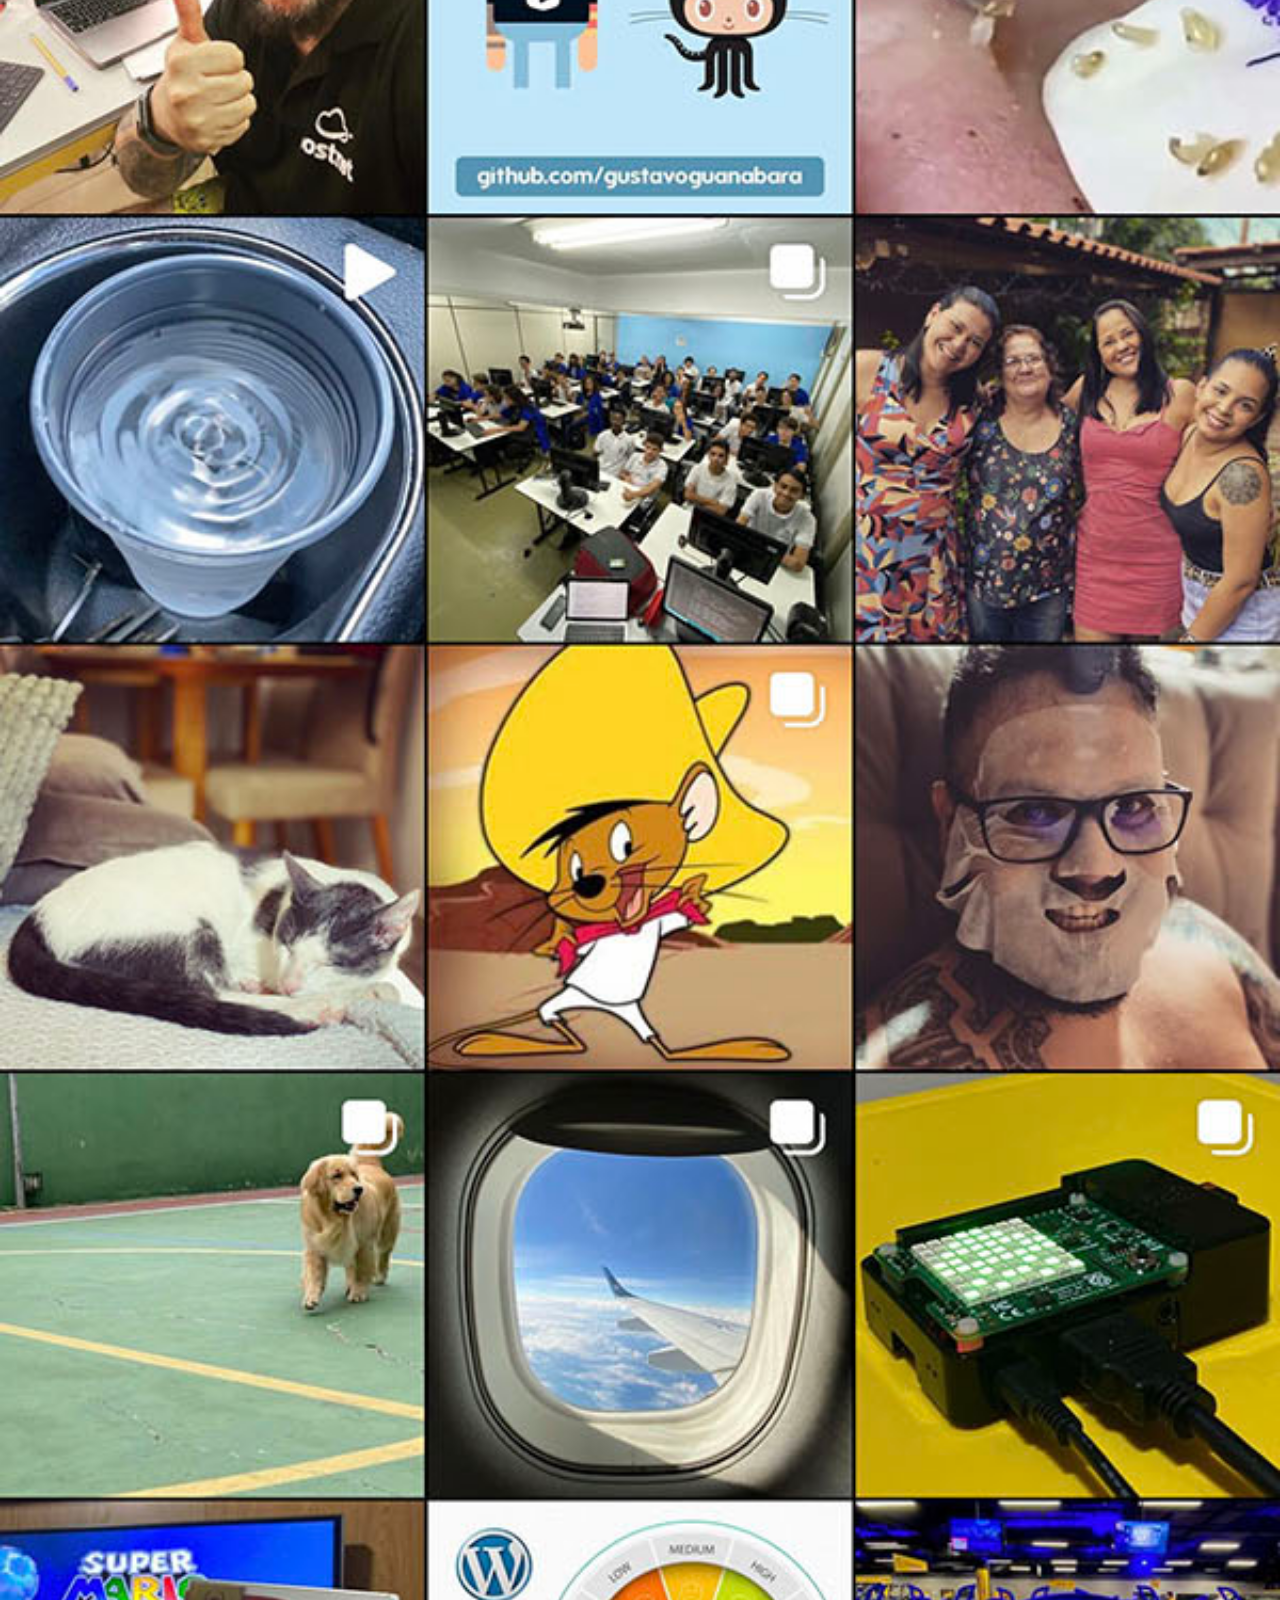
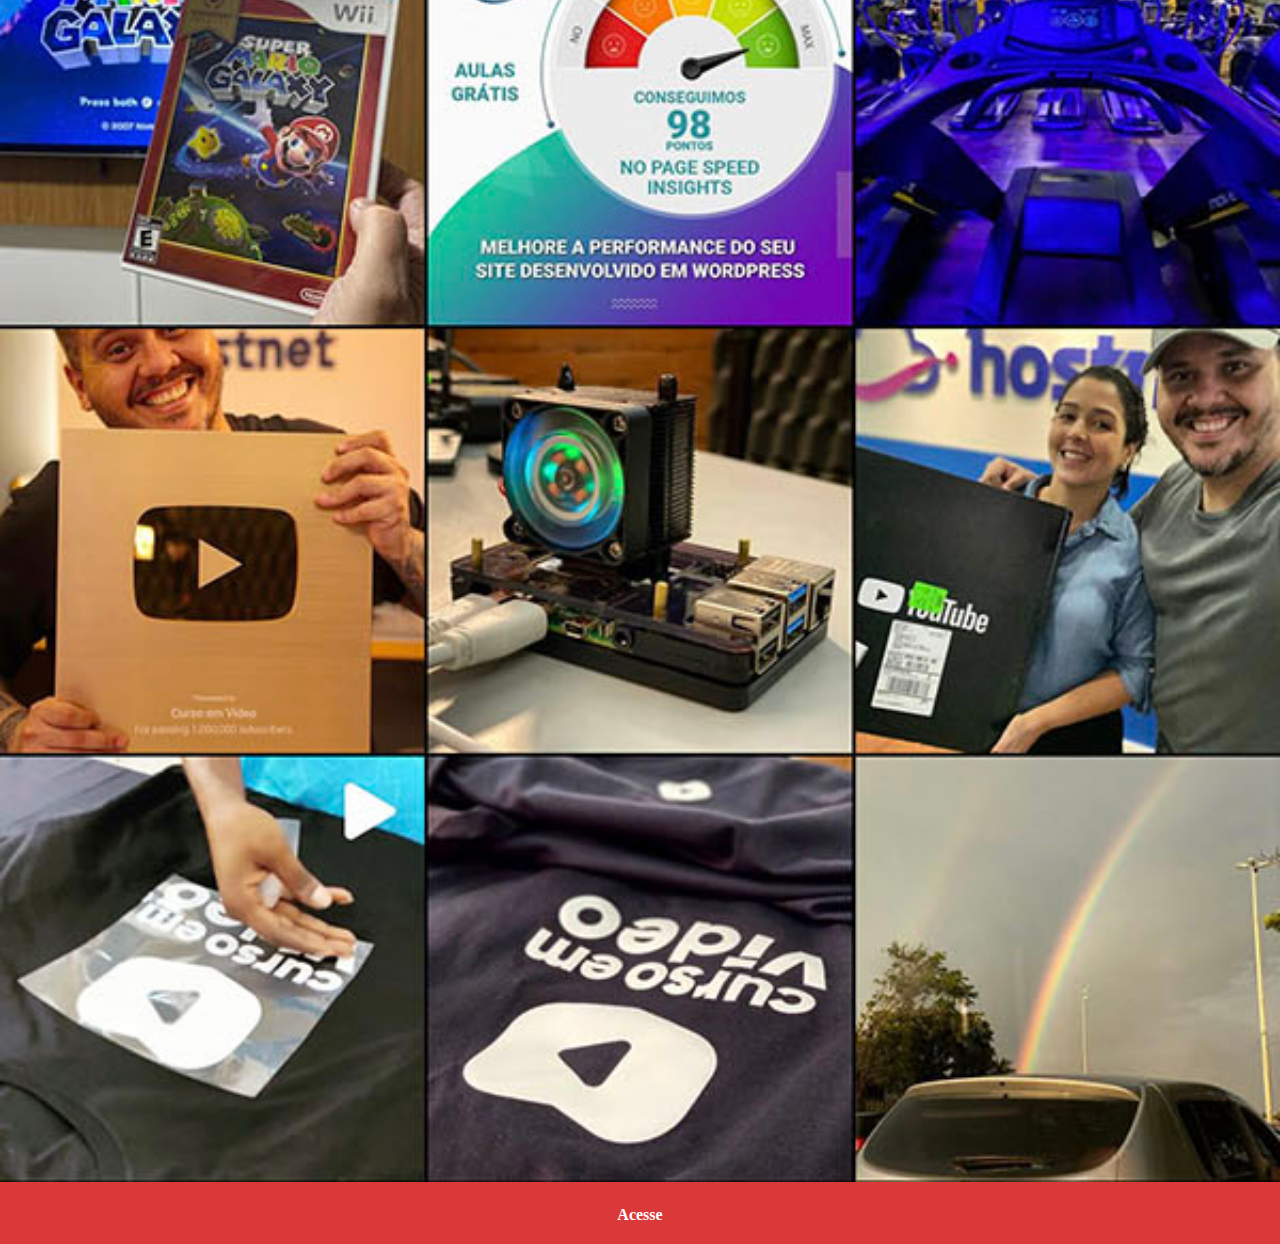
<file: pagredes-sociais/instagram.html>
<!DOCTYPE html>
<html lang="pt-br">
<head>
    <meta charset="UTF-8">
    <meta http-equiv="X-UA-Compatible" content="IE=edge">
    <meta name="viewport" content="width=device-width, initial-scale=1.0">
    <title>Document</title>
    <link rel="stylesheet" href="../estilo/social.css">
</head>
<body>
    <img src="../imagens/tela-instagram.jpg" alt="">
    <a href="https://www.instagram.com/" target="_blank">Acesse</a>
</body>
</html>
</file>
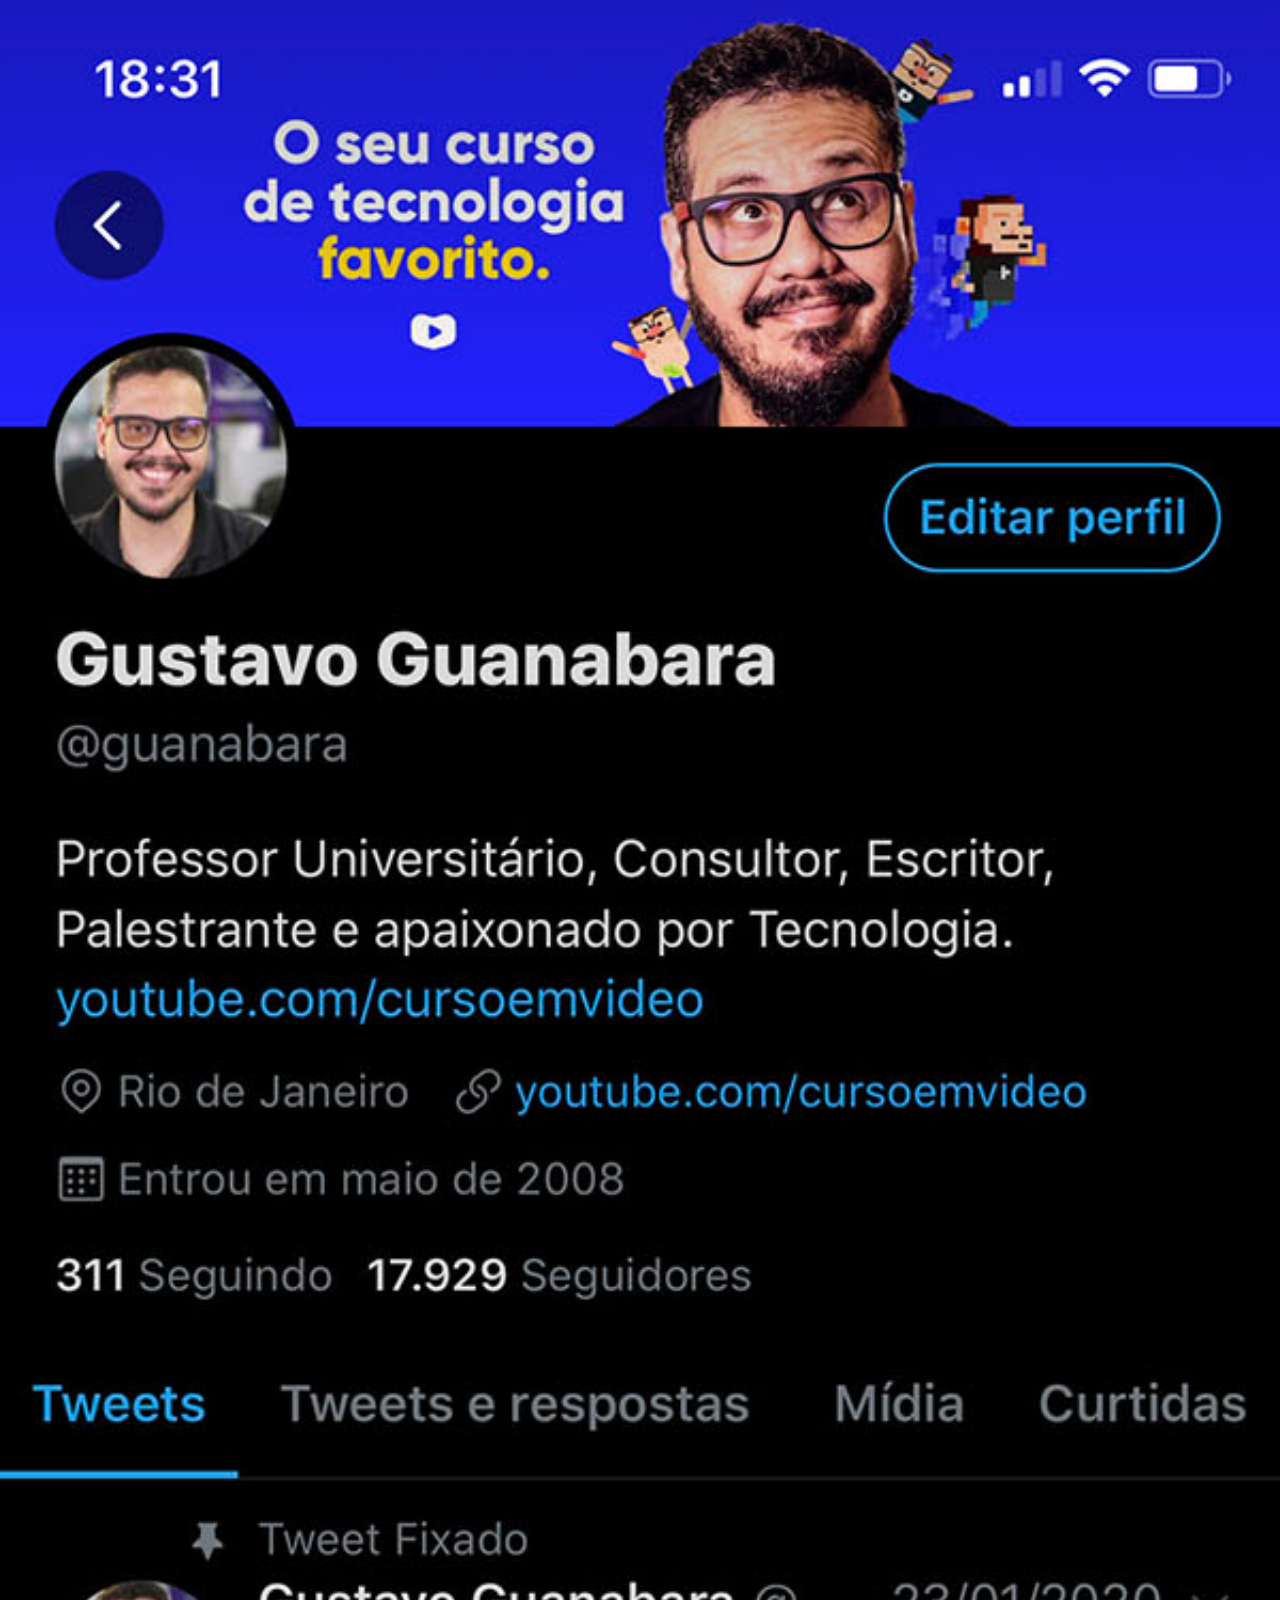
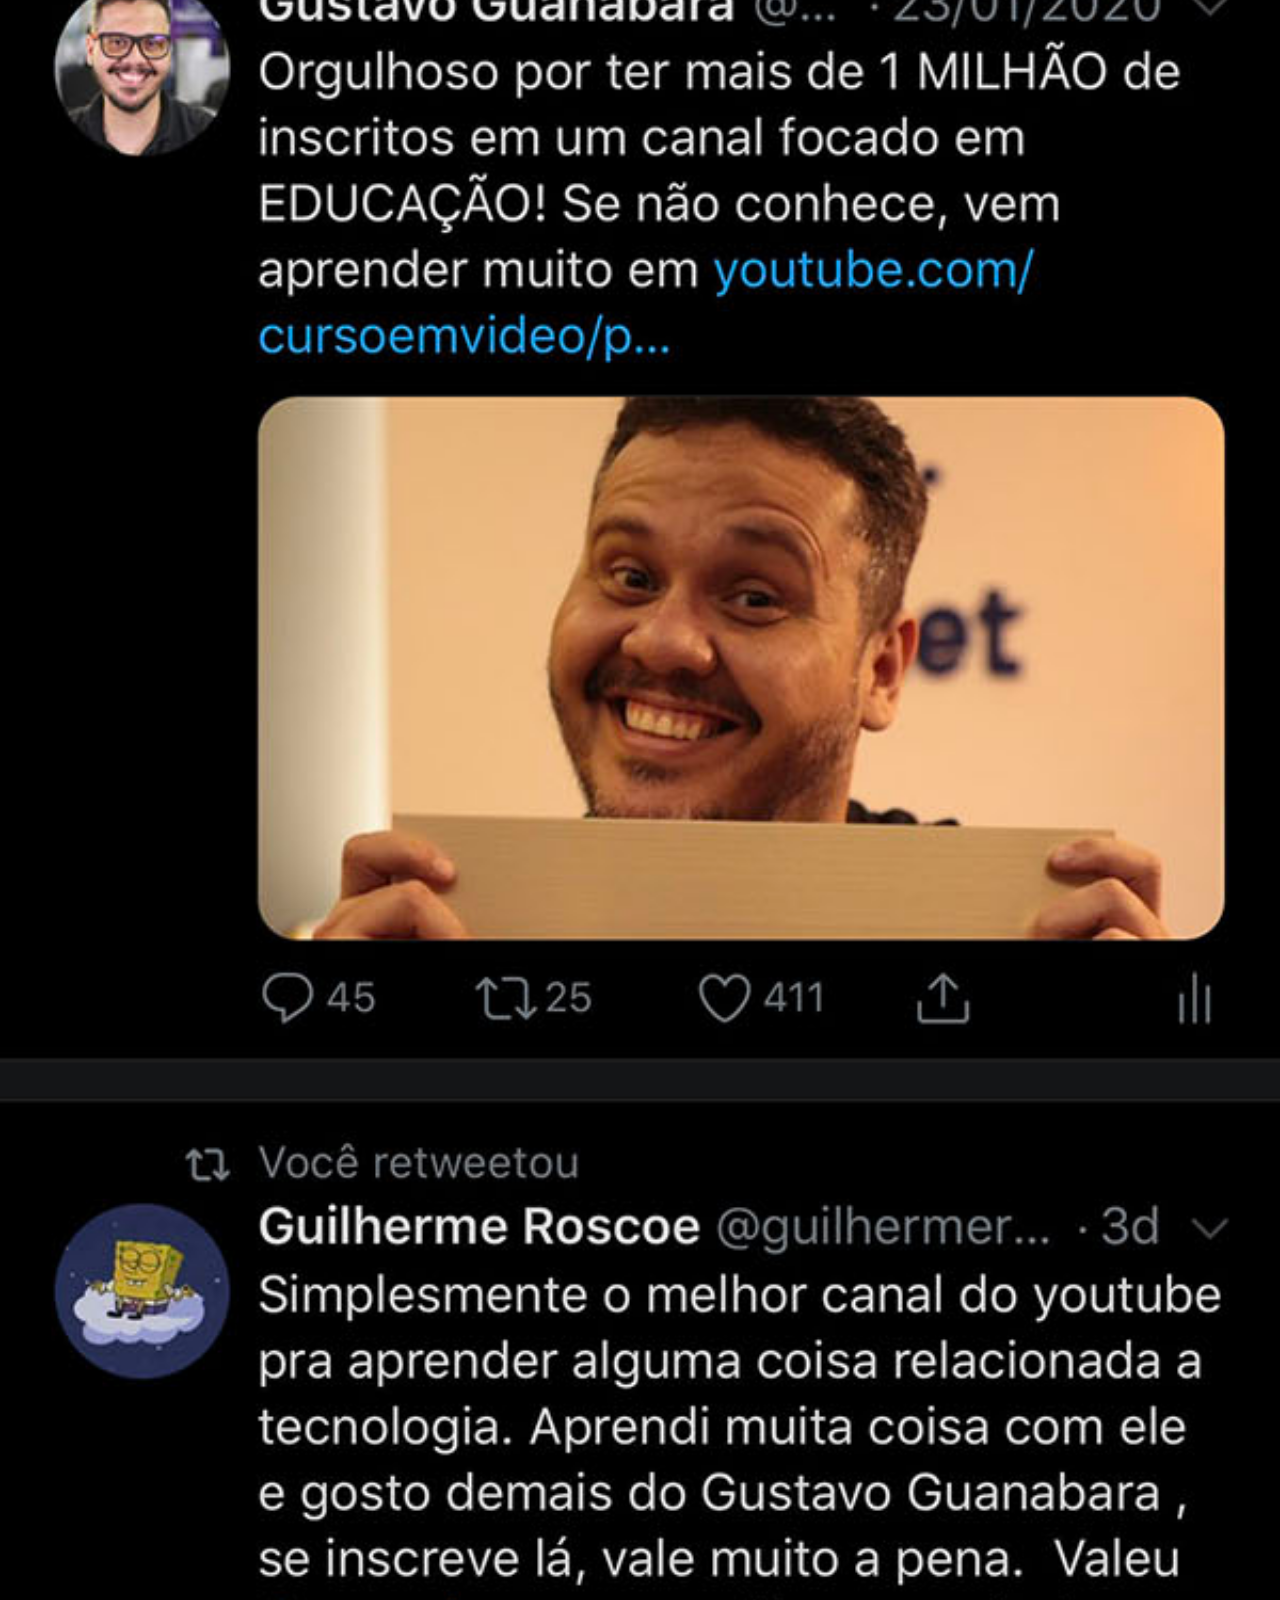
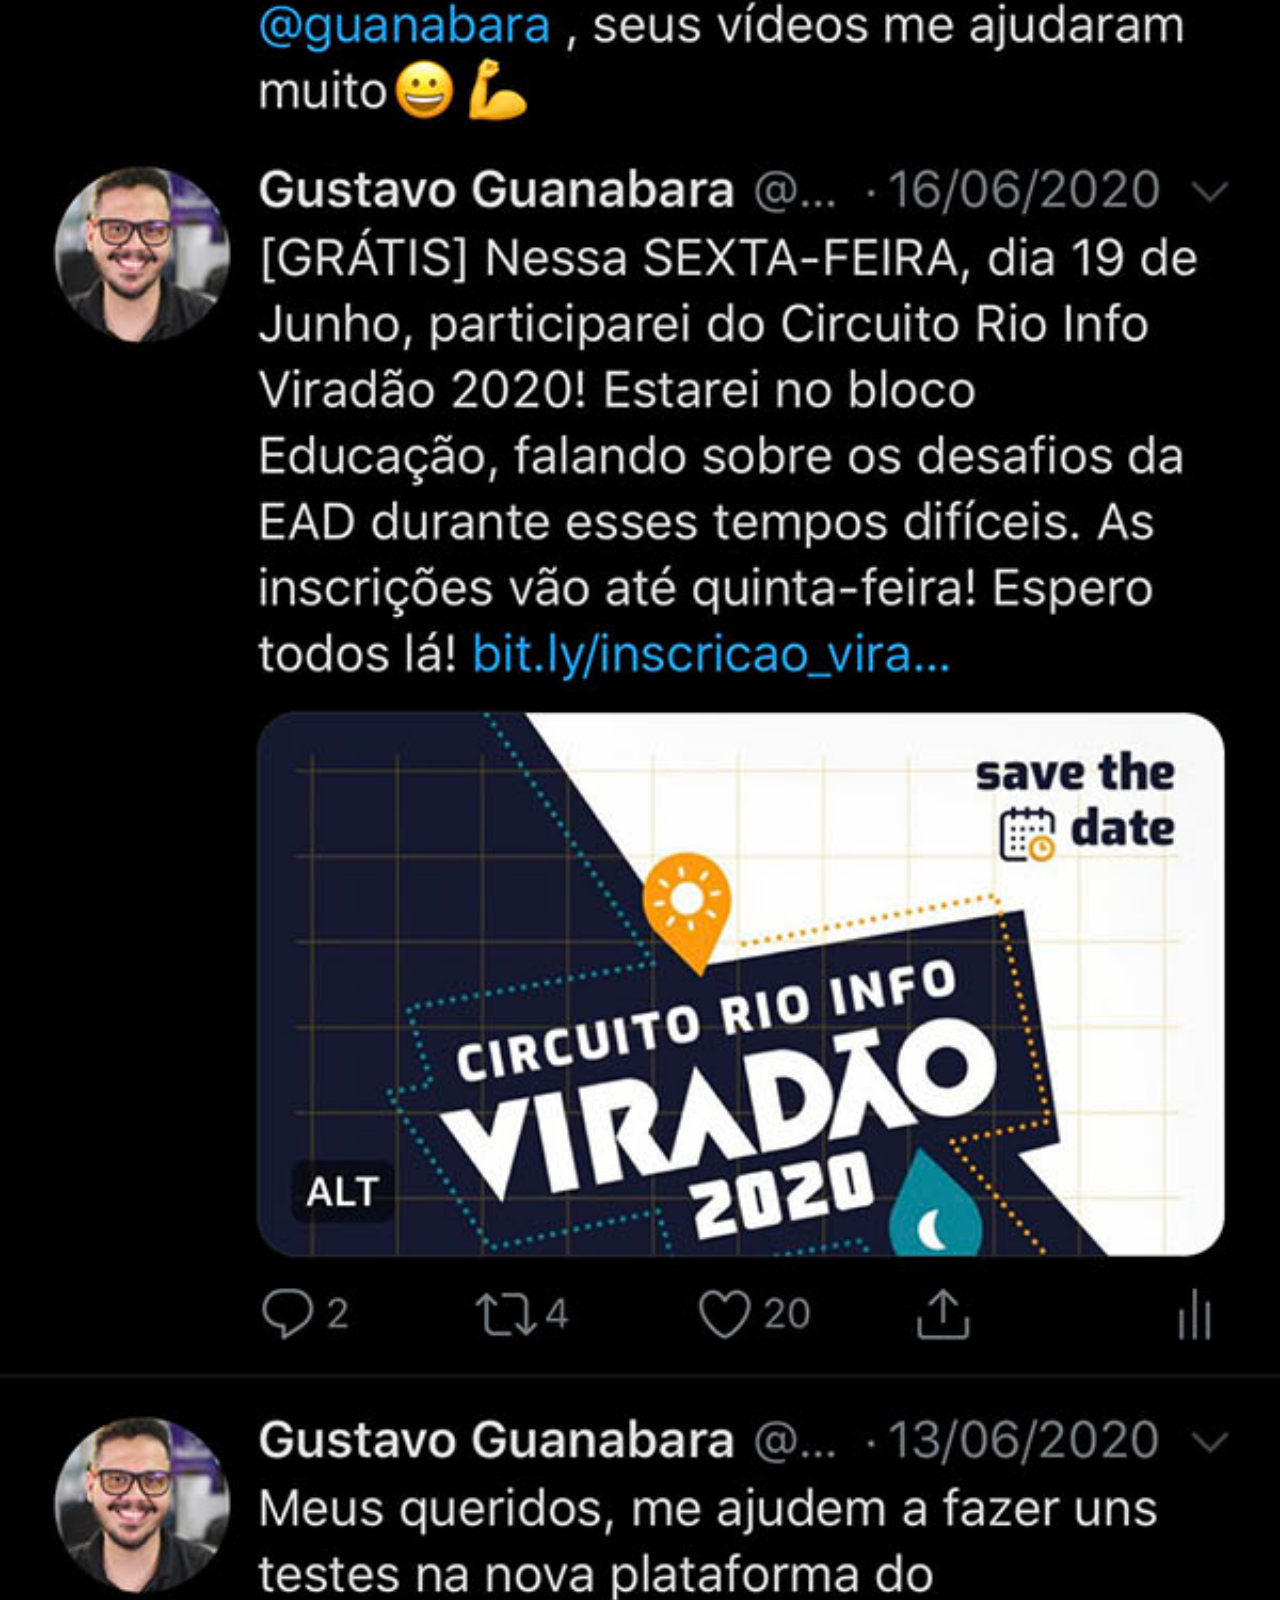
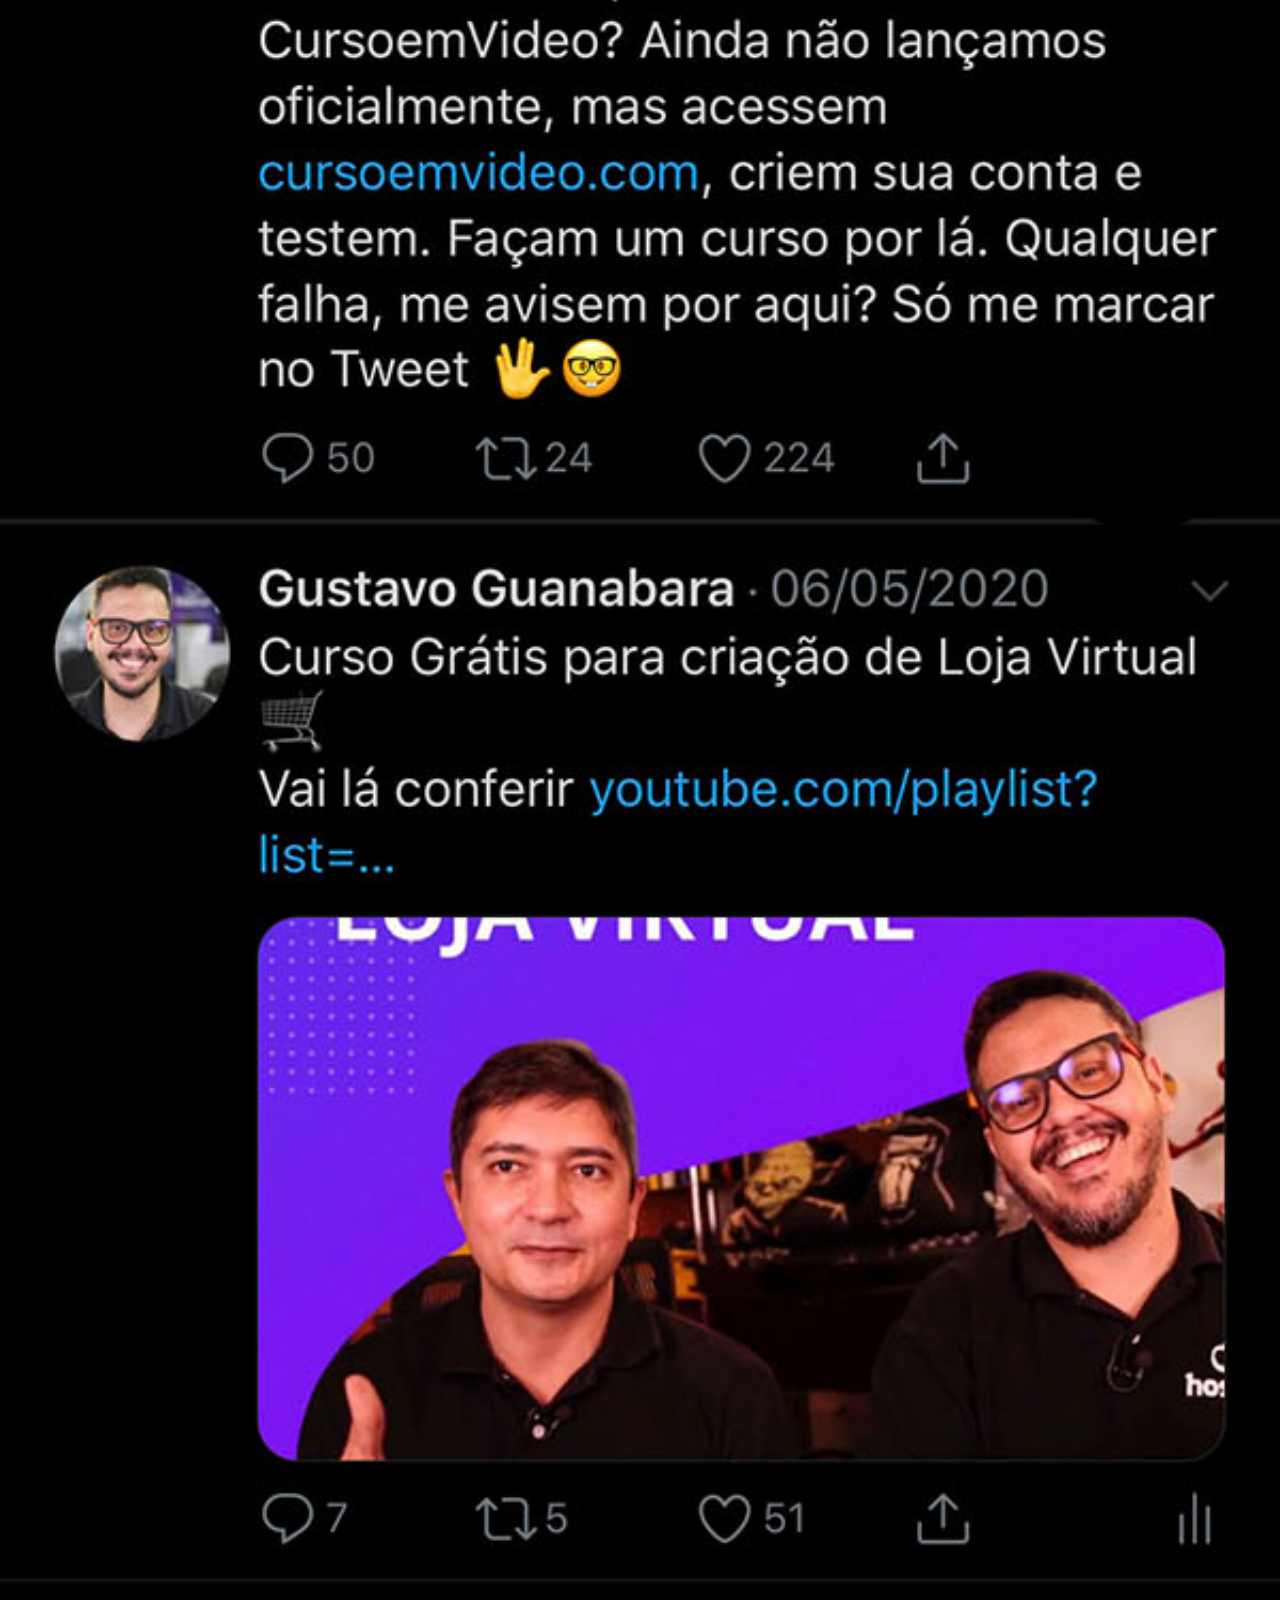
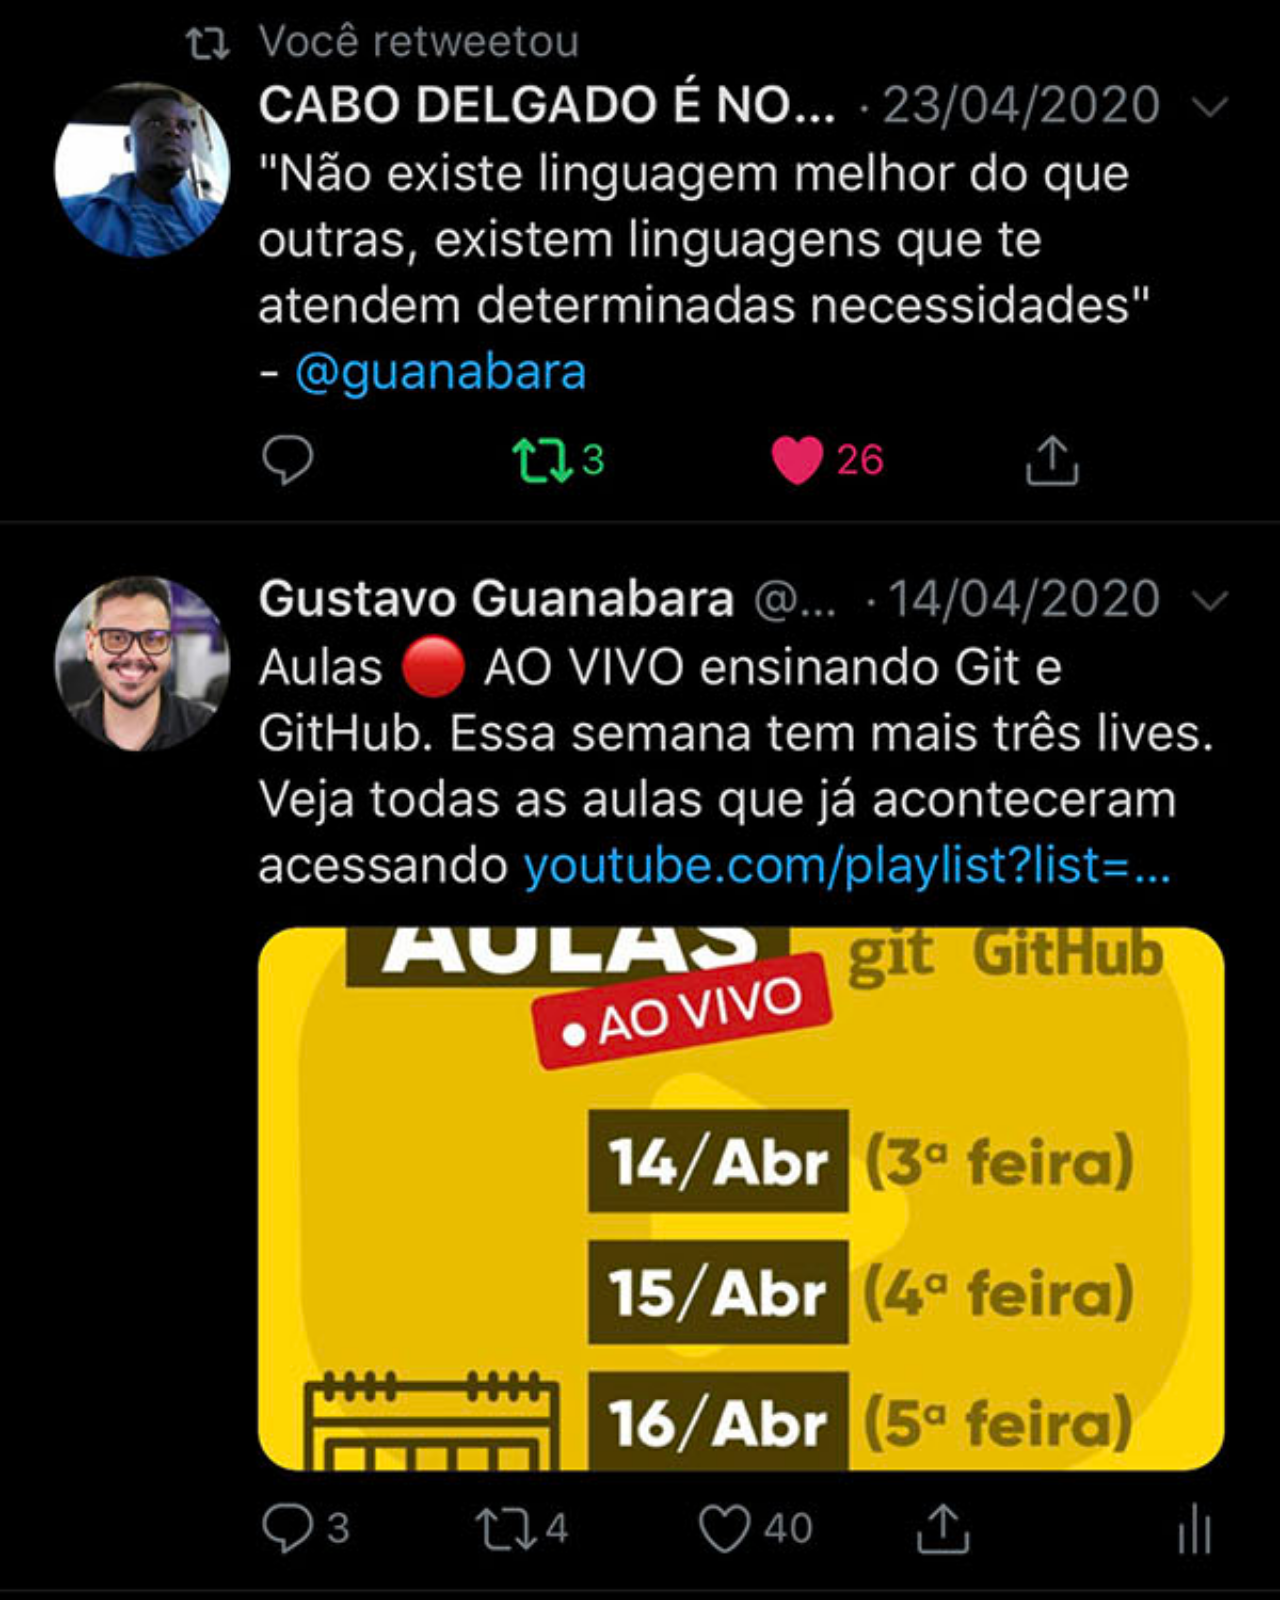
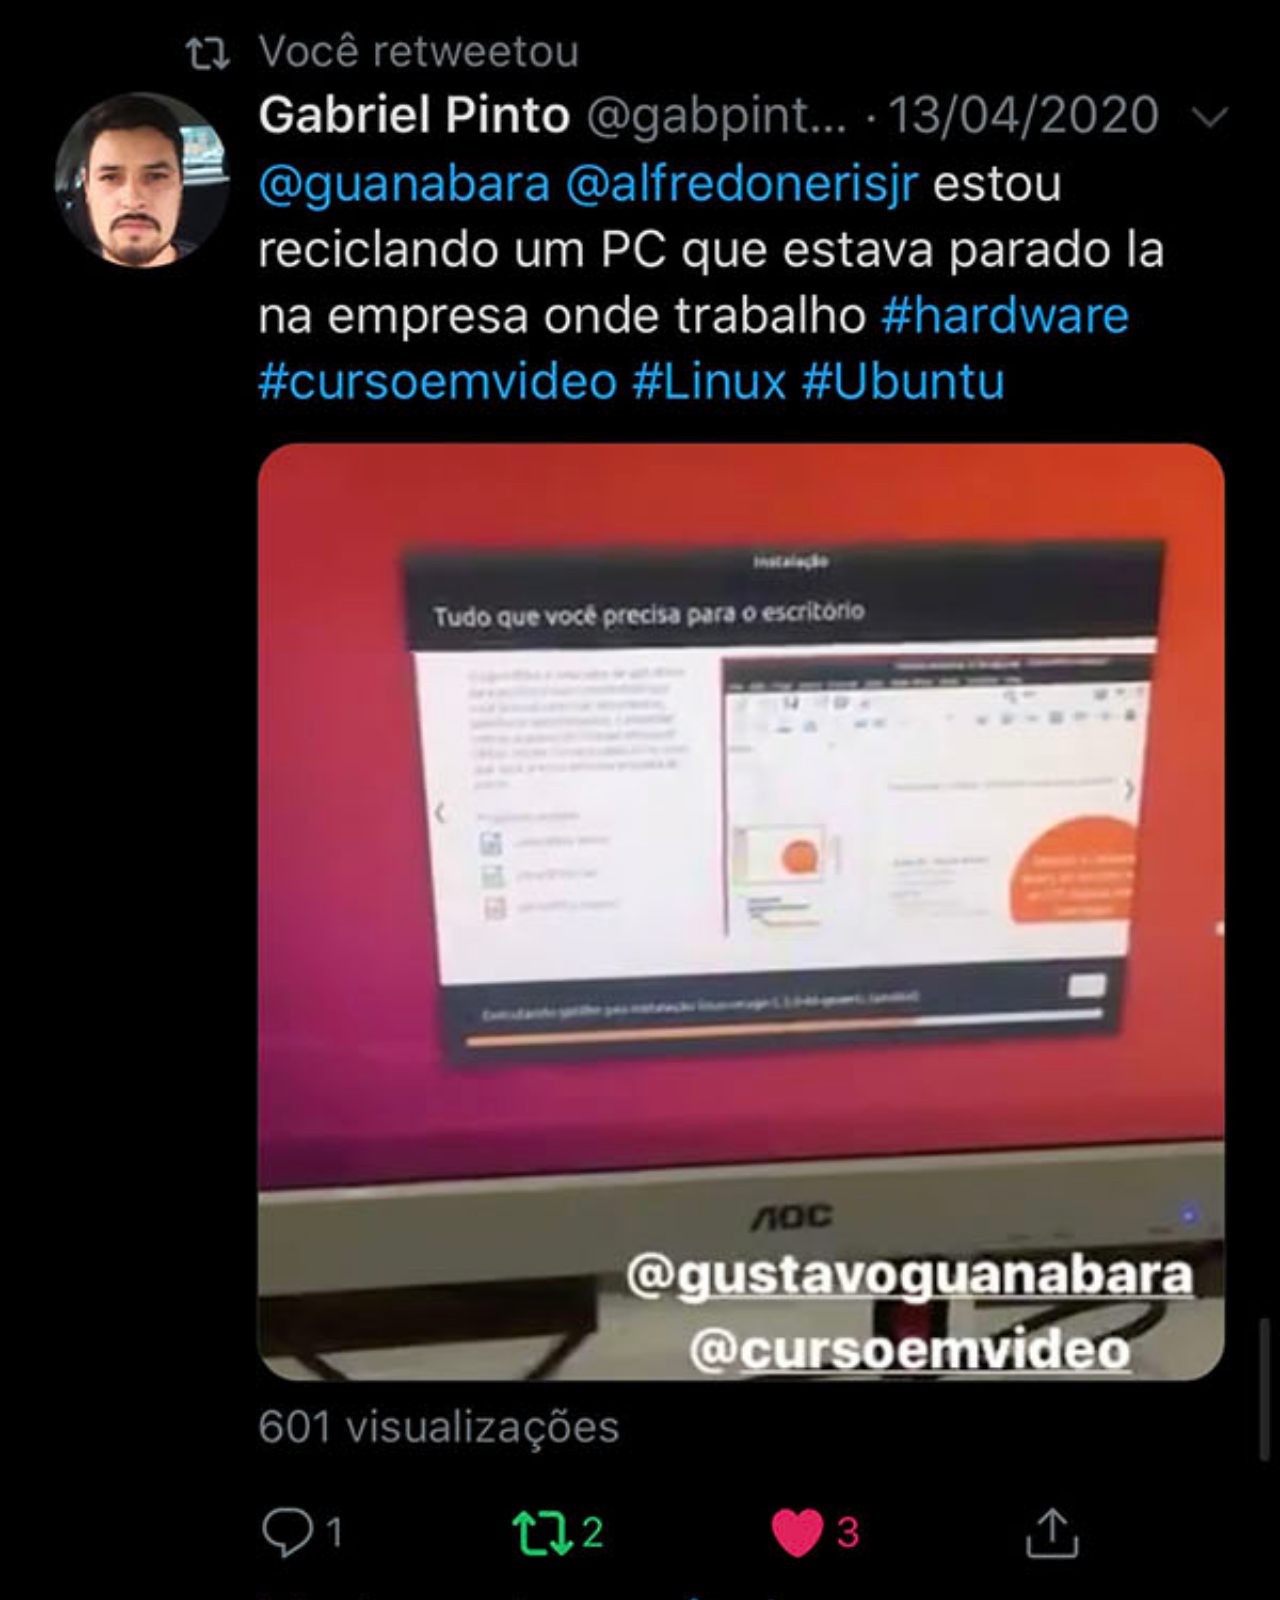
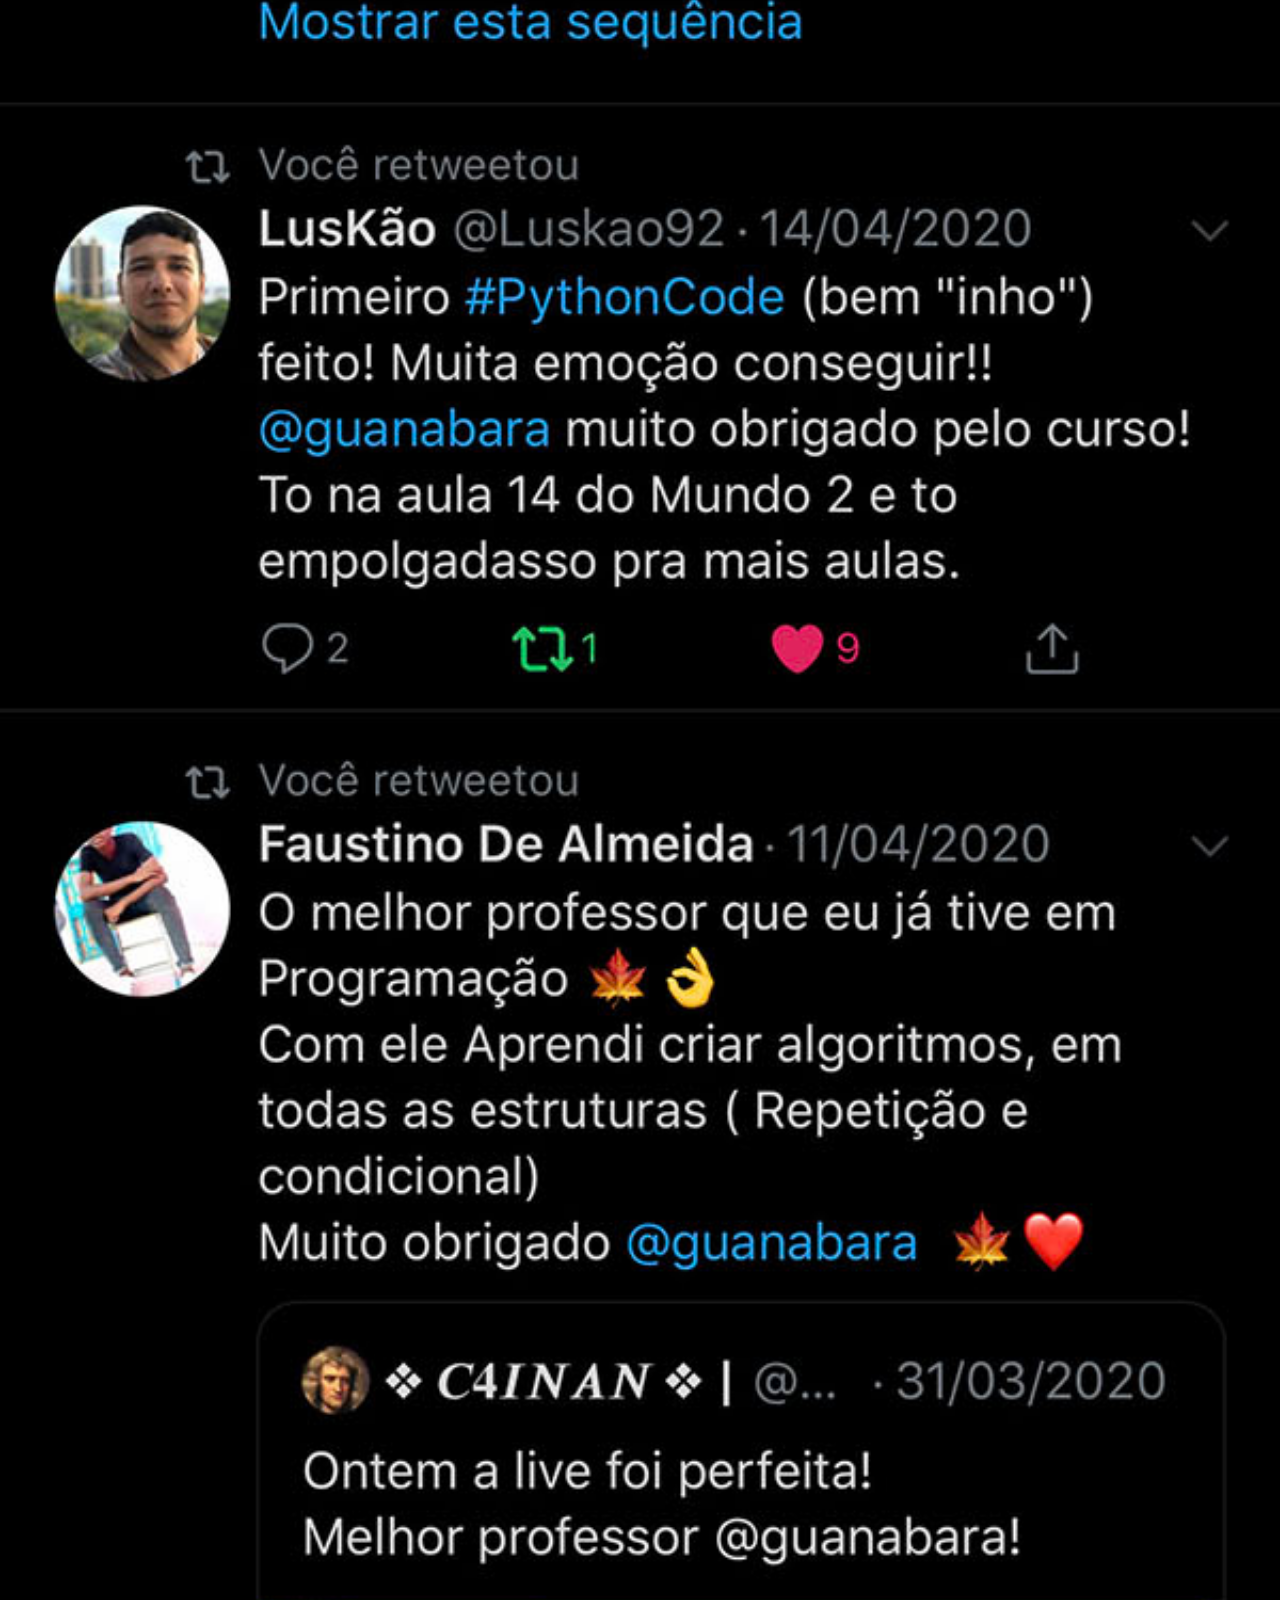
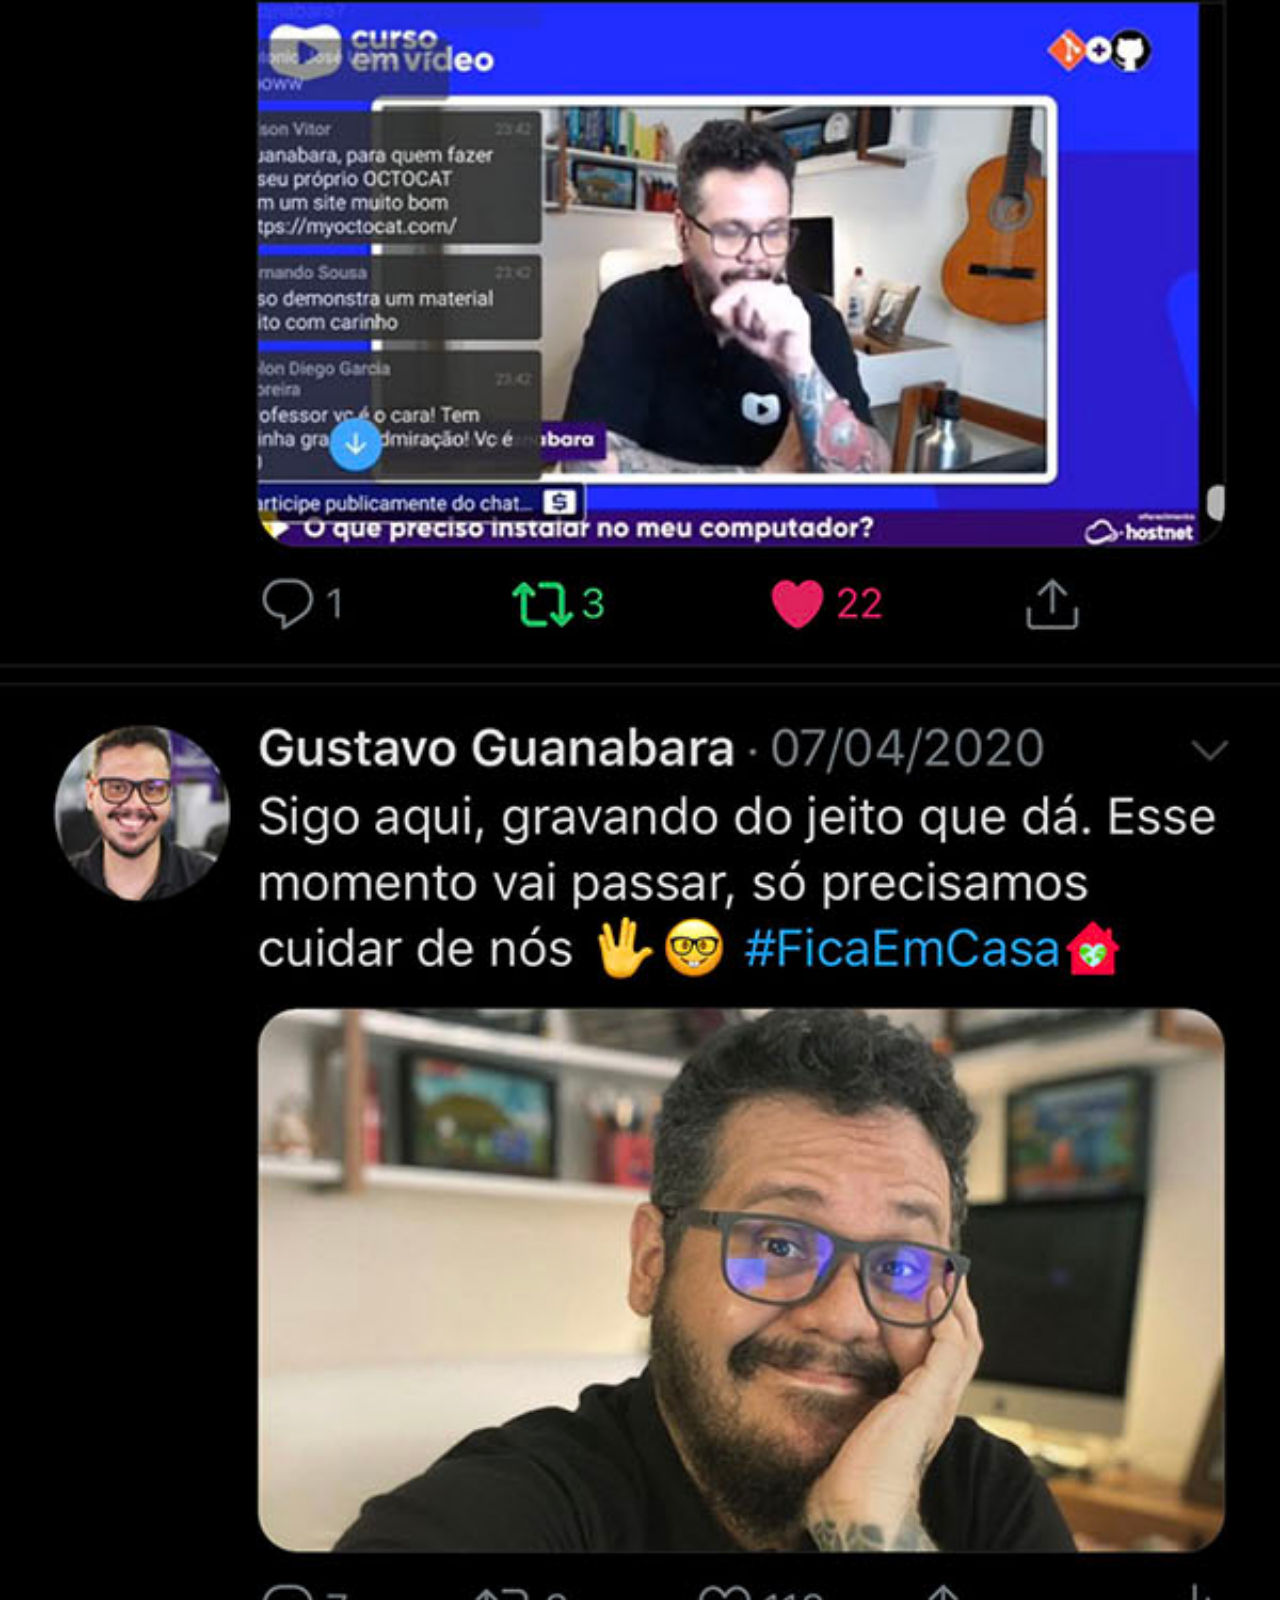
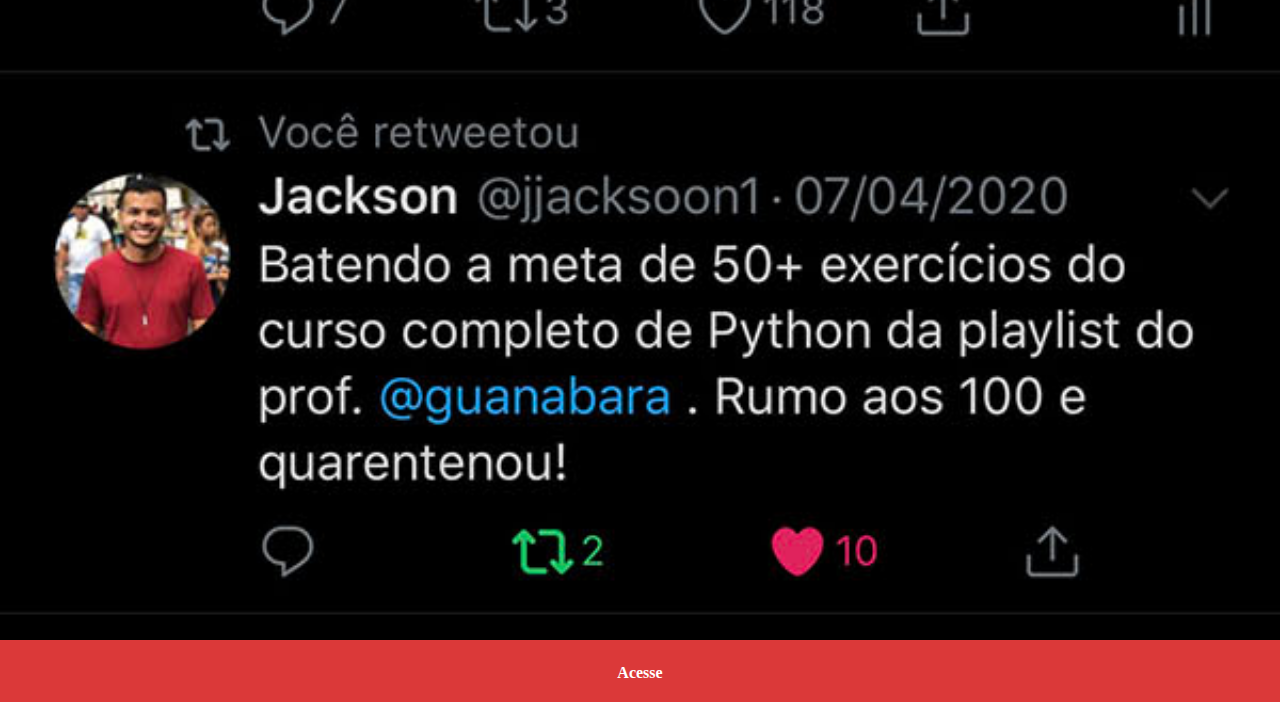
<file: pagredes-sociais/twitter.html>
<!DOCTYPE html>
<html lang="pt-br">
<head>
    <meta charset="UTF-8">
    <meta http-equiv="X-UA-Compatible" content="IE=edge">
    <meta name="viewport" content="width=device-width, initial-scale=1.0">
    <title>Document</title>
    <link rel="stylesheet" href="../estilo/social.css">
</head>
<body>
    <img src="../imagens/tela-twitter.jpg" alt="">
    <a href="https://www.twitter.com" target="_blank">Acesse</a>
</body>
</html>
</file>
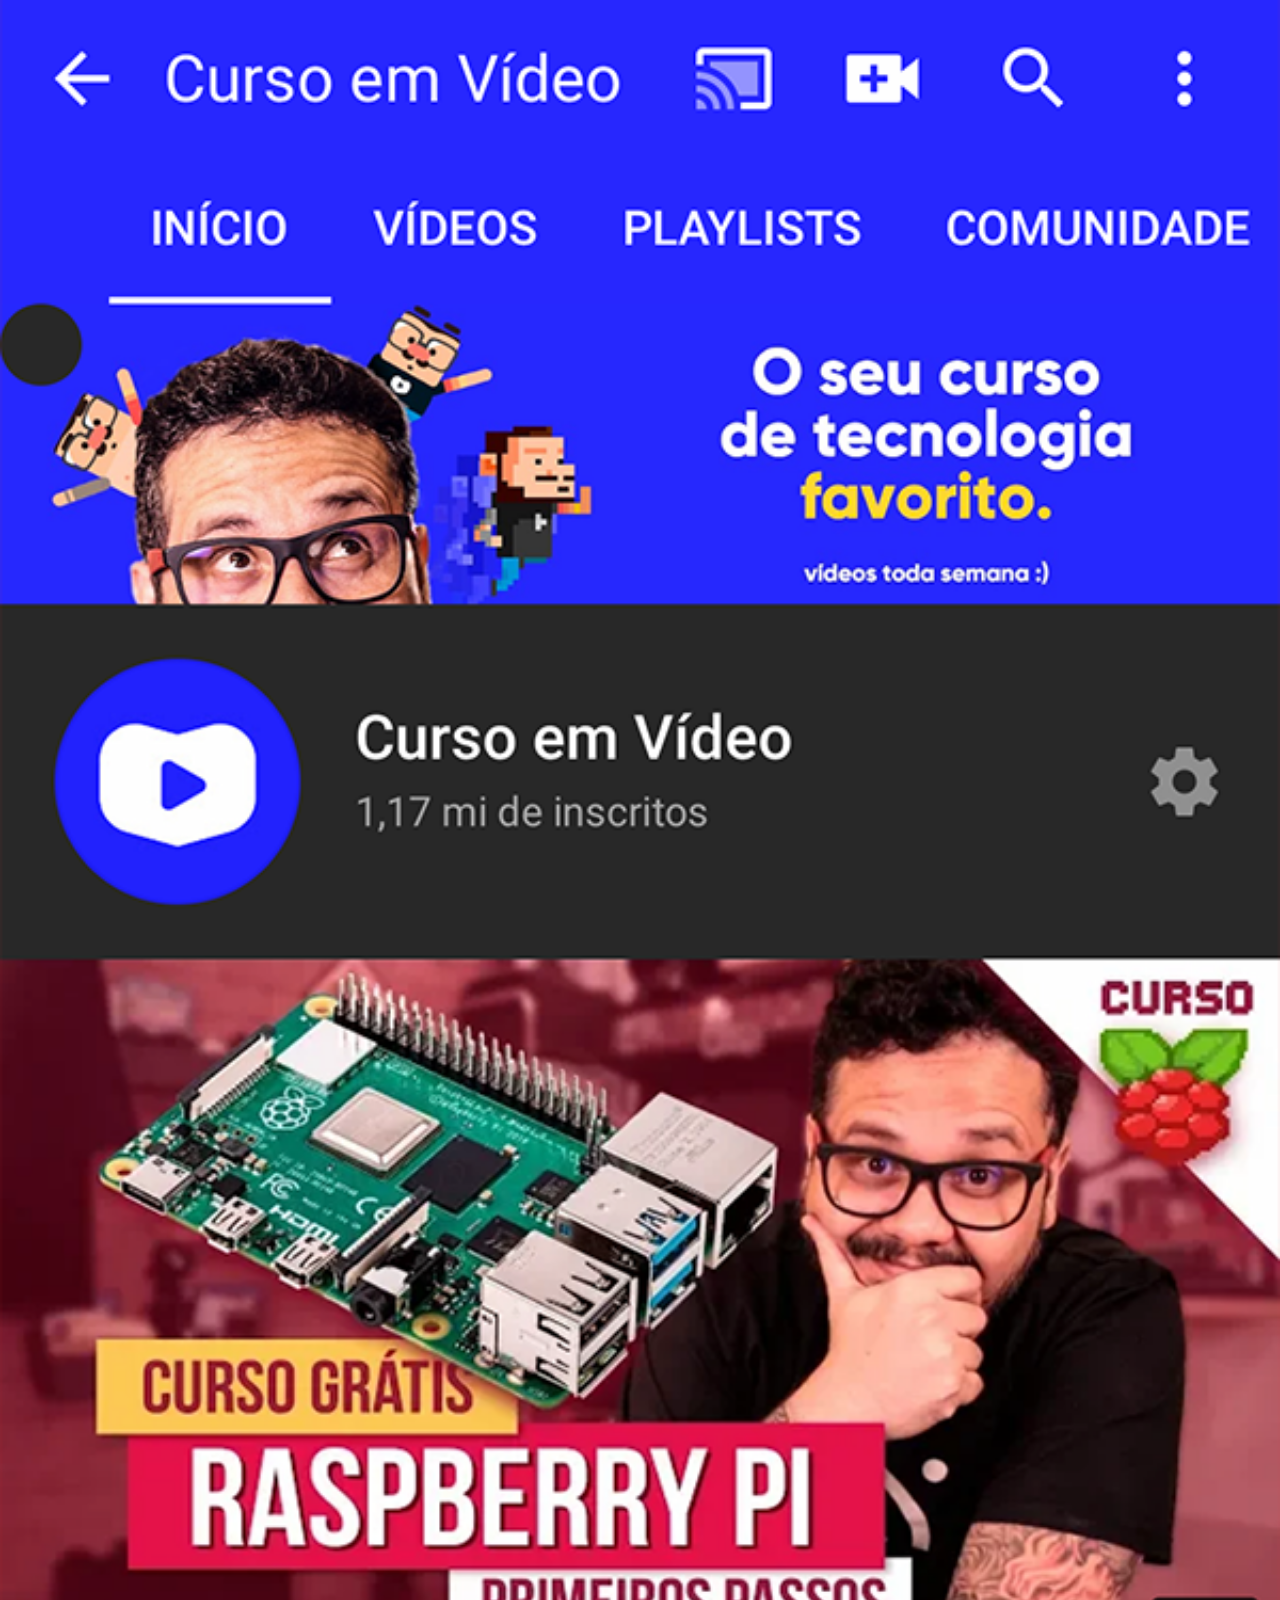
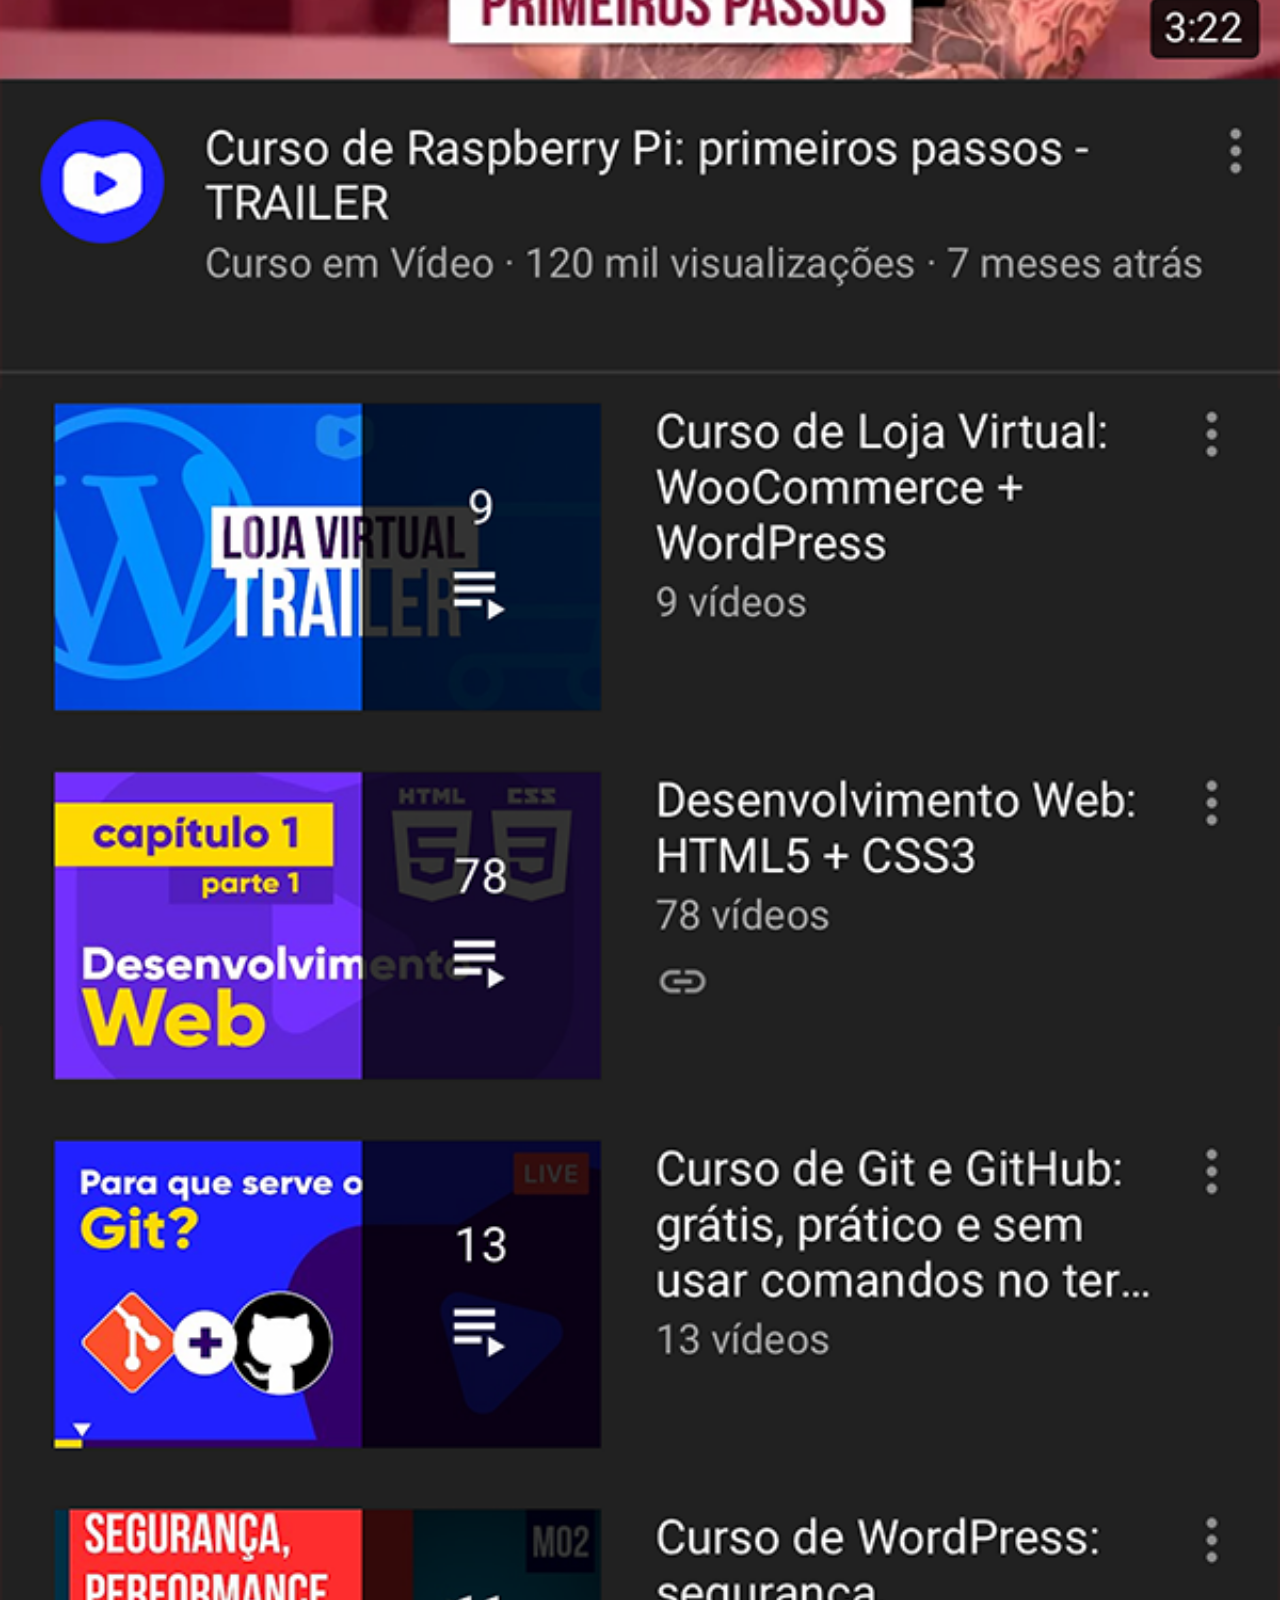
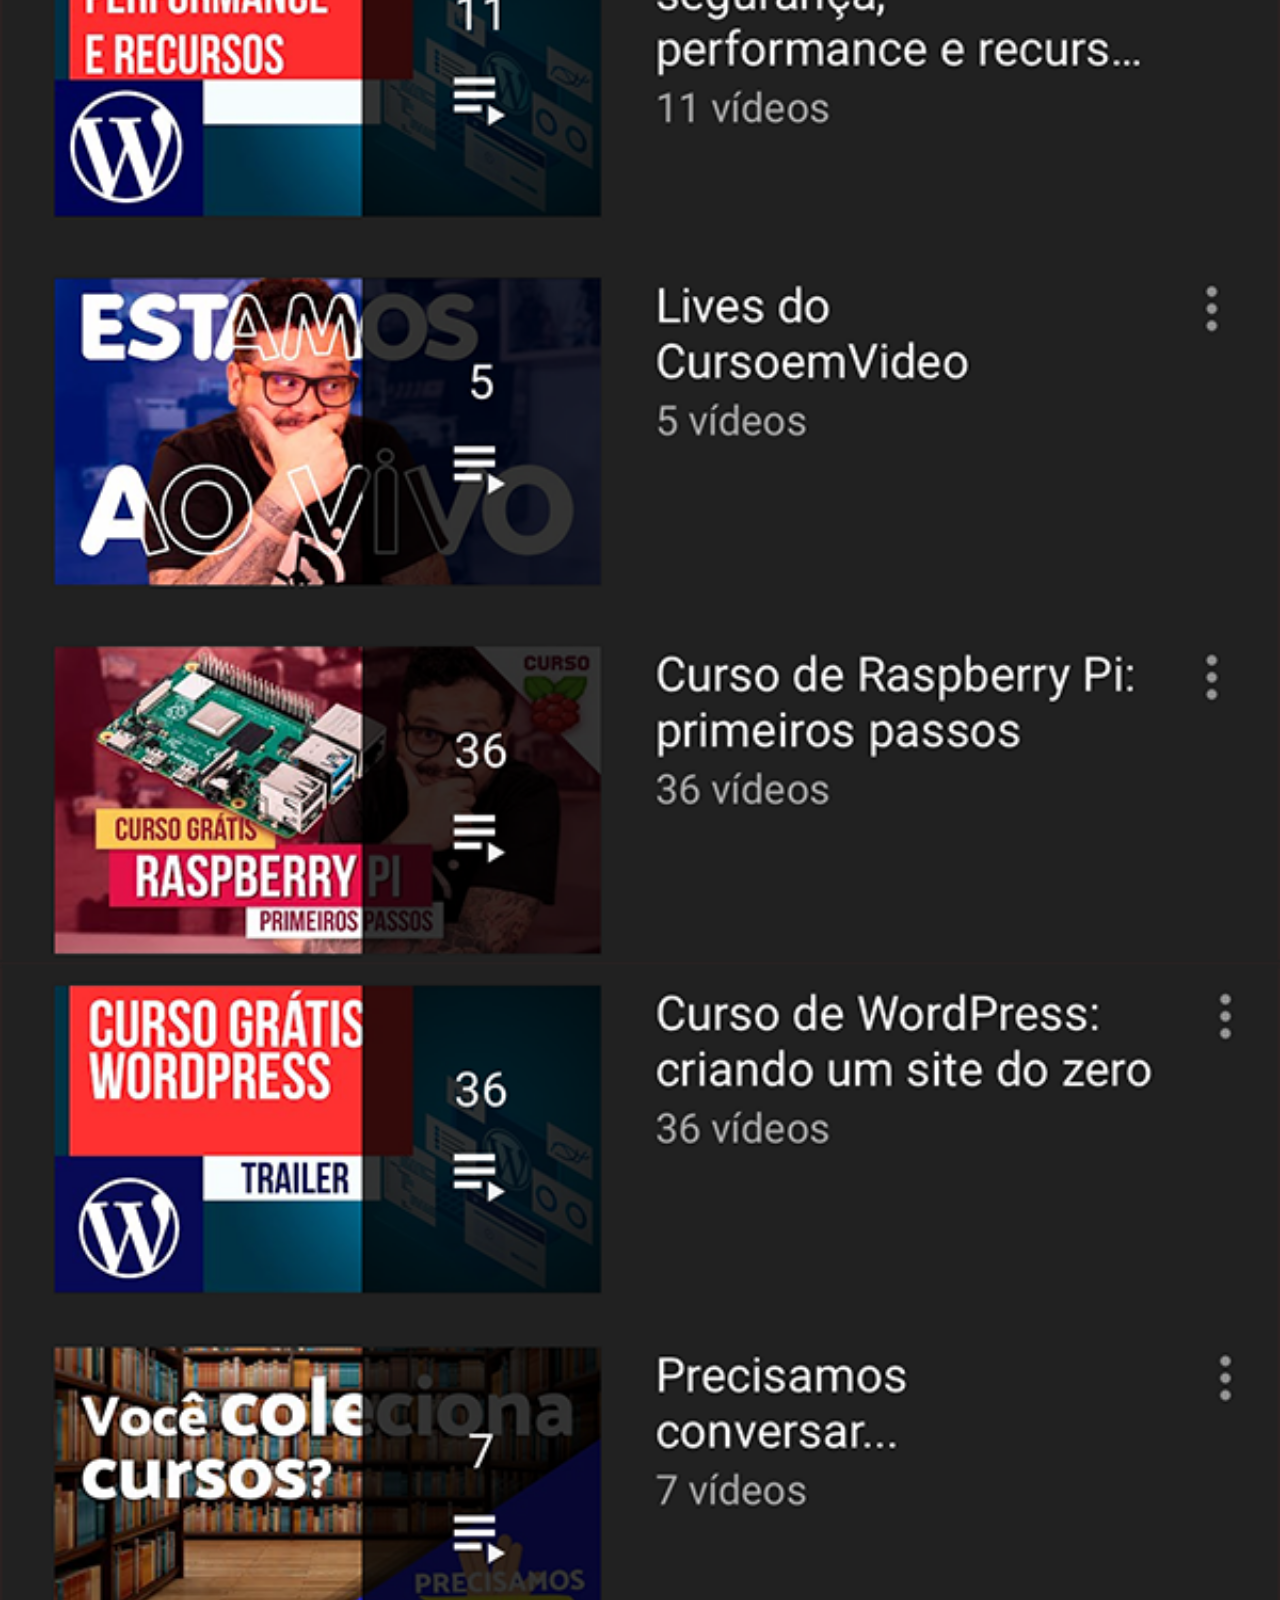
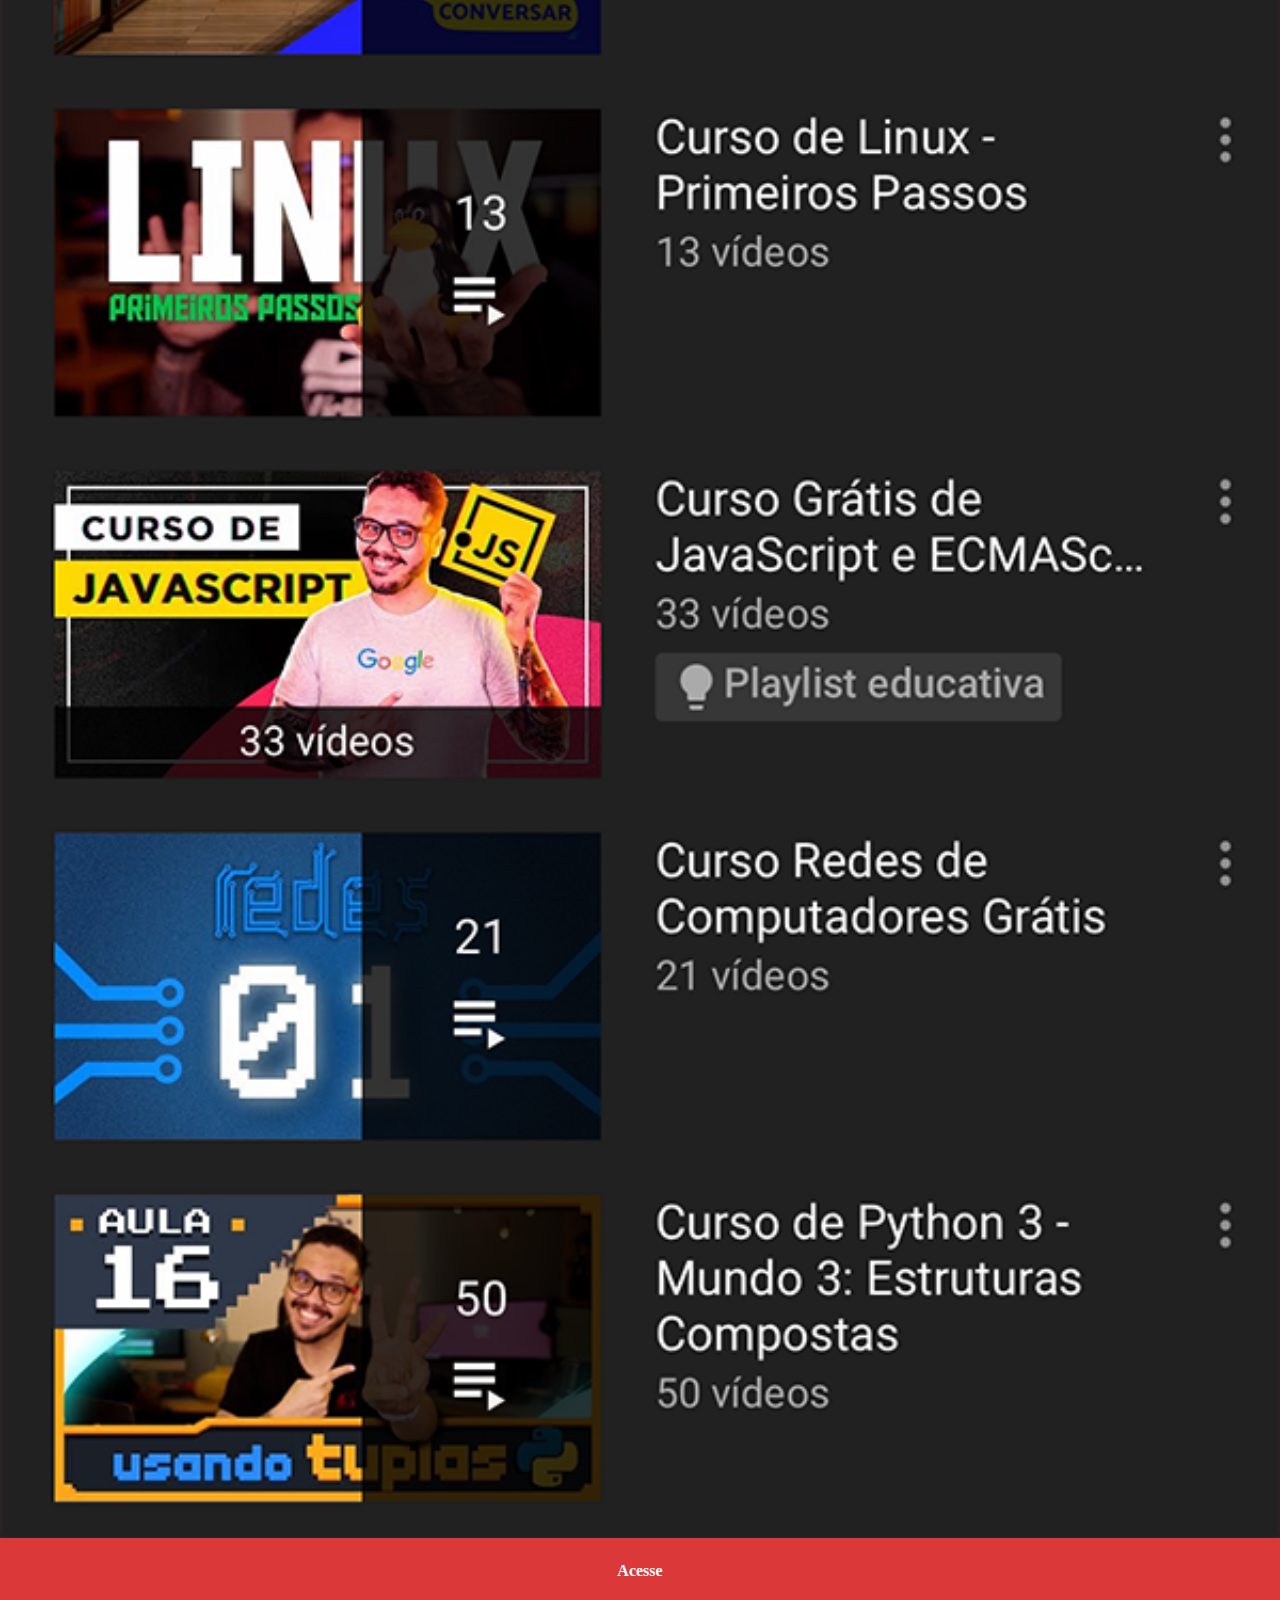
<file: pagredes-sociais/youtube.html>
<!DOCTYPE html>
<html lang="pt-br">
<head>
    <meta charset="UTF-8">
    <meta http-equiv="X-UA-Compatible" content="IE=edge">
    <meta name="viewport" content="width=device-width, initial-scale=1.0">
    <title>Document</title>
    <link rel="stylesheet" href="../estilo/social.css">
</head>
<body>
    <img src="../imagens/tela-youtube.png" alt="">
    <a href="https://www.youtube.com">Acesse</a>
</body>
</html>
</file>
<file: estilo/style.css>
@charset "utf-8";

*{
    margin: 0;
    padding: 0;
    font-family: Arial, Helvetica, sans-serif;
}

html , body{
    height: 100vh;
    width: 100vw;
    
}

body{
    background: url('../imagens/fundo-madeira.jpg ') no-repeat  center;
    background-size: cover;
    background-attachment: fixed;
}

main{
    height: 100vh;
    position: relative;
}

#telefone{
    top: 50%;
    left: 50%;
    transform: translate(-50% ,-50%);

    height:  627px;
    width: 311px;
    position: absolute;
    background: url('../imagens/frame-iphone.png');
    background-repeat: no-repeat;
}

iframe#tela{
    position: relative;
    top: 80px;
    left: 22px;

    width: 267px;
    height: 471px;
}

section#redes img{
    width: 50px;
    margin: 10px;
    border-radius: 50%;
    box-shadow: 2px 2px 15px rgba(0, 0, 0, 0.479);
    box-sizing: border-box; 
}

section#redes img:hover{
    border: 1px solid rgba(248, 248, 248, 0.466);
    transform: translate(-3px ,-3px);
    box-shadow: 9px 5px 10px rgba(0, 0, 0, 0.473);
    transition: trasform .3s;
    
}

section#redes{
    text-align: right;
}
</file>
<file: estilo/social.css>
*{
    margin: 0px;
    padding: 0px;

}
::-webkit-scrollbar{
    width: 0;
    height: 0;
}

img{
    width: 100vw;

}
a{
    display: block;
    background-color: rgb(219, 57, 57);
    padding: 20px;
    color: white;
    text-align: center;
    font-weight: bolder;
    text-decoration: none;

}

body{
    background-color: rgb(219, 57, 57);
}
</file>
